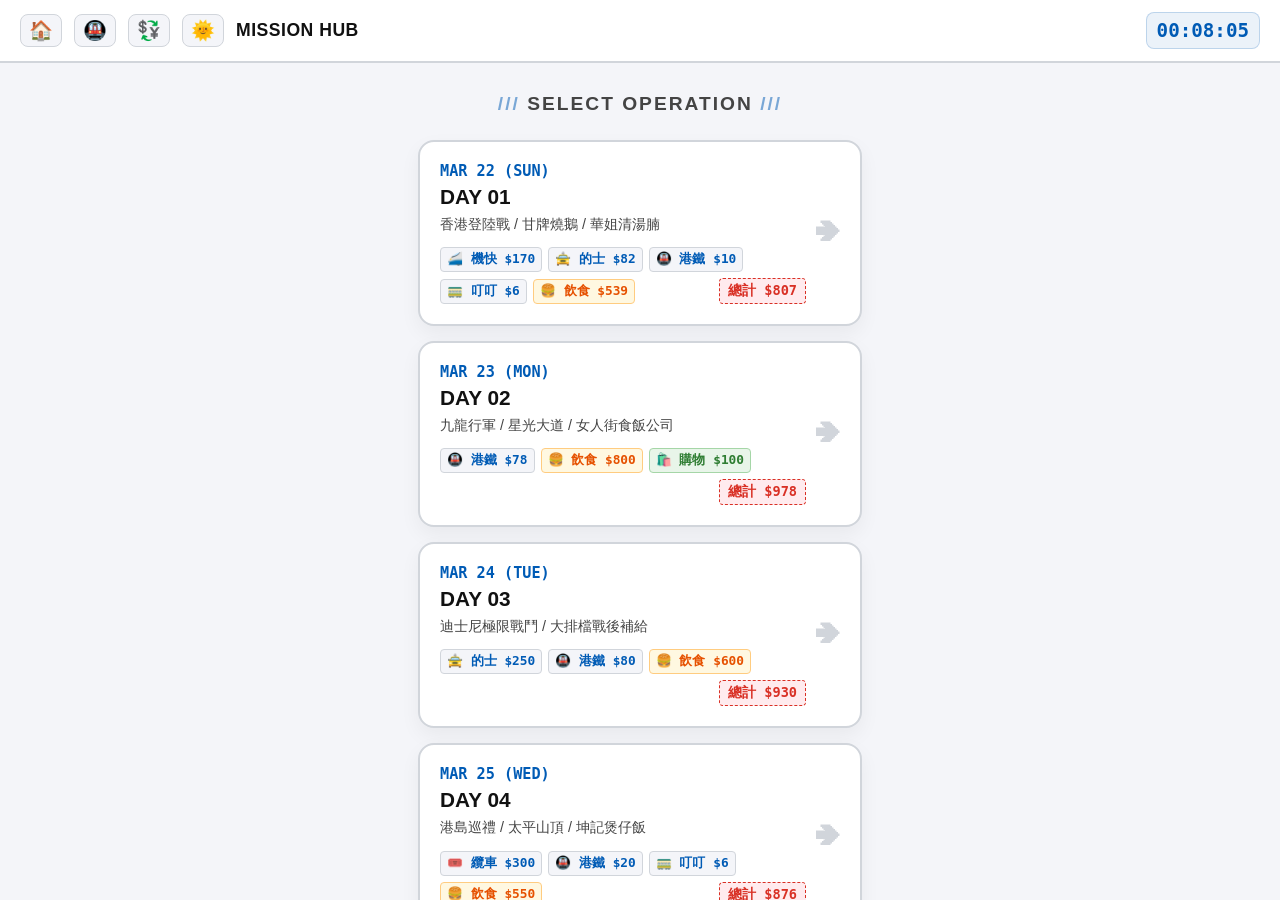
<file: index.html>
<!DOCTYPE html>
<html lang="zh-TW">
<head>
    <meta charset="UTF-8">
    <meta name="viewport" content="width=device-width, initial-scale=1.0">
    <title>HKG_OPERATION | 香港行軍總署</title>
    <link rel="stylesheet" href="common.css">
    <style>
        /* 針對首頁飲食與購物標籤的客製化樣式 */
        .f-tag { color: #e65100; border-color: #ffcc80; background: #fff8e1; }
        body.dark-mode .f-tag { background: #3e2723; border-color: #ff9800; color: #ffcc80; }
        .s-tag { color: #2e7d32; border-color: #a5d6a7; background: #e8f5e9; }
        body.dark-mode .s-tag { background: #1b5e20; border-color: #4caf50; color: #a5d6a7; }
    </style>
</head>
<body>

    <div class="sys-header">
        <div class="header-left">
            <a href="index.html?hub=1" class="theme-toggle" style="text-decoration: none; display: flex; align-items: center; justify-content: center;" title="回主選單大廳">🏠</a>
            <button class="theme-toggle" id="btn-mtr" onclick="toggleMTR()" title="港鐵即時雷達">🚇</button>
            <button class="theme-toggle" id="btn-currency" onclick="toggleCurrency()" title="開啟匯率換算">💱</button>
            <button class="theme-toggle" id="theme-btn" onclick="toggleTheme()" title="切換深淺色">🌞</button>
            <h1>MISSION HUB</h1>
        </div>
        <span id="live-clock">00:00:00</span>

        <div id="currency-panel" class="currency-panel">
            <div style="font-size: 0.95rem; font-weight: 800; color: var(--tech-blue); border-bottom: 1px dashed var(--border-color); padding-bottom: 5px;">匯率換算 (HKD ➔ TWD)</div>
            <input type="number" id="hkd-input" placeholder="輸入 HKD 金額" oninput="calcCurrency()">
            <div style="display: flex; justify-content: space-between; align-items: baseline; margin-top: 5px;">
                <span style="font-size: 0.9rem; color: var(--text-sub);">合台幣：</span>
                <span style="font-size: 1.3rem; font-weight: 900; color: #d93025; font-family: 'Consolas', monospace;"><span id="twd-output">0</span></span>
            </div>
        </div>

        <div id="mtr-panel" class="currency-panel" style="left: 55px; width: 280px;">
            <div style="font-size: 0.95rem; font-weight: 800; color: var(--tech-blue); border-bottom: 1px dashed var(--border-color); padding-bottom: 5px;">港鐵全路網即時看板</div>
            
            <div class="mtr-selectors" style="flex-direction: column; gap: 8px; margin-top: 10px;">
                <select id="mtr-line-select" onchange="updateMTRStations()" style="padding: 8px; border-radius: 6px; font-weight: bold;"></select>
                <select id="mtr-sta-select" style="padding: 8px; border-radius: 6px; font-weight: bold;"></select>
            </div>

            <button onclick="scanStationMTR()" style="background: var(--tech-blue); color: white; border: none; padding: 8px; border-radius: 6px; font-weight: bold; cursor: pointer; margin-top: 10px;">📡 掃描月台動態</button>
            
            <div id="mtr-result" style="display: none; flex-direction: column; gap: 10px; margin-top: 10px; padding-top: 10px; border-top: 1px dashed var(--border-color);">
                <div style="background: var(--bg-color); padding: 8px; border-radius: 6px; border-left: 4px solid var(--tech-blue);">
                    <div style="font-size: 0.85rem; color: var(--text-sub);">往 <span id="mtr-up-dest" style="font-weight:bold; color:var(--text-main);">--</span></div>
                    <div id="mtr-up-time" style="font-family: 'Consolas', monospace; font-size: 1.2rem; font-weight: 900; color: #d93025; margin-top: 2px;">--</div>
                </div>
                <div style="background: var(--bg-color); padding: 8px; border-radius: 6px; border-left: 4px solid #e65100;">
                    <div style="font-size: 0.85rem; color: var(--text-sub);">往 <span id="mtr-down-dest" style="font-weight:bold; color:var(--text-main);">--</span></div>
                    <div id="mtr-down-time" style="font-family: 'Consolas', monospace; font-size: 1.2rem; font-weight: 900; color: #d93025; margin-top: 2px;">--</div>
                </div>
            </div>
            <small id="mtr-status" style="color:var(--text-sub); text-align: center; font-size: 0.75rem; margin-top: 8px;">選擇路線與車站</small>
        </div>
    </div>

    <div class="hub-container" onclick="closeCurrencyPanel()">
        <div class="hub-title">SELECT OPERATION</div>

        <a href="hk_day01.html" class="day-card">
            <div class="day-info">
                <span class="day-date">MAR 22 (SUN)</span>
                <h2 class="day-title">DAY 01</h2>
                <p class="day-sub">香港登陸戰 / 甘牌燒鵝 / 華姐清湯腩</p>
                <div class="day-budget">
                    <span class="b-tag">🚄 機快 $170</span>
                    <span class="b-tag">🚖 的士 $82</span>
                    <span class="b-tag">🚇 港鐵 $10</span>
                    <span class="b-tag">🚃 叮叮 $6</span>
                    <span class="b-tag f-tag">🍔 飲食 $539</span>
                    <span class="b-total">總計 $807</span>
                </div>
            </div>
            <span class="day-arrow">➔</span>
        </a>

        <a href="hk_day02.html" class="day-card">
            <div class="day-info">
                <span class="day-date">MAR 23 (MON)</span>
                <h2 class="day-title">DAY 02</h2>
                <p class="day-sub">九龍行軍 / 星光大道 / 女人街食飯公司</p>
                <div class="day-budget">
                    <span class="b-tag">🚇 港鐵 $78</span>
                    <span class="b-tag f-tag">🍔 飲食 $800</span>
                    <span class="b-tag s-tag">🛍️ 購物 $100</span>
                    <span class="b-total">總計 $978</span>
                </div>
            </div>
            <span class="day-arrow">➔</span>
        </a>

        <a href="hk_day03.html" class="day-card">
            <div class="day-info">
                <span class="day-date">MAR 24 (TUE)</span>
                <h2 class="day-title">DAY 03</h2>
                <p class="day-sub">迪士尼極限戰鬥 / 大排檔戰後補給</p>
                <div class="day-budget">
                    <span class="b-tag">🚖 的士 $250</span>
                    <span class="b-tag">🚇 港鐵 $80</span>
                    <span class="b-tag f-tag">🍔 飲食 $600</span>
                    <span class="b-total">總計 $930</span>
                </div>
            </div>
            <span class="day-arrow">➔</span>
        </a>

        <a href="hk_day04.html" class="day-card">
            <div class="day-info">
                <span class="day-date">MAR 25 (WED)</span>
                <h2 class="day-title">DAY 04</h2>
                <p class="day-sub">港島巡禮 / 太平山頂 / 坤記煲仔飯</p>
                <div class="day-budget">
                    <span class="b-tag">🎟️ 纜車 $300</span>
                    <span class="b-tag">🚇 港鐵 $20</span>
                    <span class="b-tag">🚃 叮叮 $6</span>
                    <span class="b-tag f-tag">🍔 飲食 $550</span>
                    <span class="b-total">總計 $876</span>
                </div>
            </div>
            <span class="day-arrow">➔</span>
        </a>

        <a href="hk_day05.html" class="day-card">
            <div class="day-info">
                <span class="day-date">MAR 26 (THU)</span>
                <h2 class="day-title">DAY 05</h2>
                <p class="day-sub">終極撤退 / 華星冰室早餐 / 歸途</p>
                <div class="day-budget">
                    <span class="b-tag">🚖 Uber $40</span>
                    <span class="b-tag">🚇 港鐵 $10</span>
                    <span class="b-tag">🚄 機快 $170</span>
                    <span class="b-tag f-tag">🍔 飲食 $300</span>
                    <span class="b-total">總計 $520</span>
                </div>
            </div>
            <span class="day-arrow">➔</span>
        </a>

        <div class="budget-card">
            <h3 class="budget-title">📊 戰備資金總核算 (雙人總計)</h3>
            <div class="budget-row">
                <span>🚇 港鐵 (MTR)</span>
                <span>$198 HKD</span>
            </div>
            <div class="budget-row">
                <span>🚃 叮叮車 (Tram)</span>
                <span>$12 HKD</span>
            </div>
            <div class="budget-row">
                <span>🚖 Uber / 的士</span>
                <span>$372 HKD</span>
            </div>
            <div class="budget-row">
                <span>🚄 機場快線 (來回雙趟)</span>
                <span>$340 HKD</span>
            </div>
            <div class="budget-row">
                <span>🎟️ 門票與購物 (纜車+小巴牌)</span>
                <span>$400 HKD</span>
            </div>
            <div class="budget-row" style="border-top: 1px dashed rgba(0, 91, 181, 0.3); padding-top: 8px; margin-top: 5px;">
                <span style="color:#e65100; font-weight:bold;">🍔 飲食吃喝</span>
                <span style="color:#e65100; font-weight:bold;">$2,789 HKD</span>
            </div>
            <div class="budget-total">
                <span style="font-family: -apple-system, BlinkMacSystemFont, 'Segoe UI', Roboto, sans-serif;">雙人準備金總額</span>
                <span>$4,111 HKD</span>
            </div>
            <div class="budget-note">
                * 註：以上金額為精確計算之<b>「雙人總花費」</b>。除出發前可在 Klook 刷卡的票券外，請確保兩人共同擁有 $4,111 HKD 的實體資金（含八達通儲值與港幣現金）以利任務順利遂行。
            </div>
        </div>
    </div>

    <script src="common.js" defer></script>
</body>
</html>
</file>
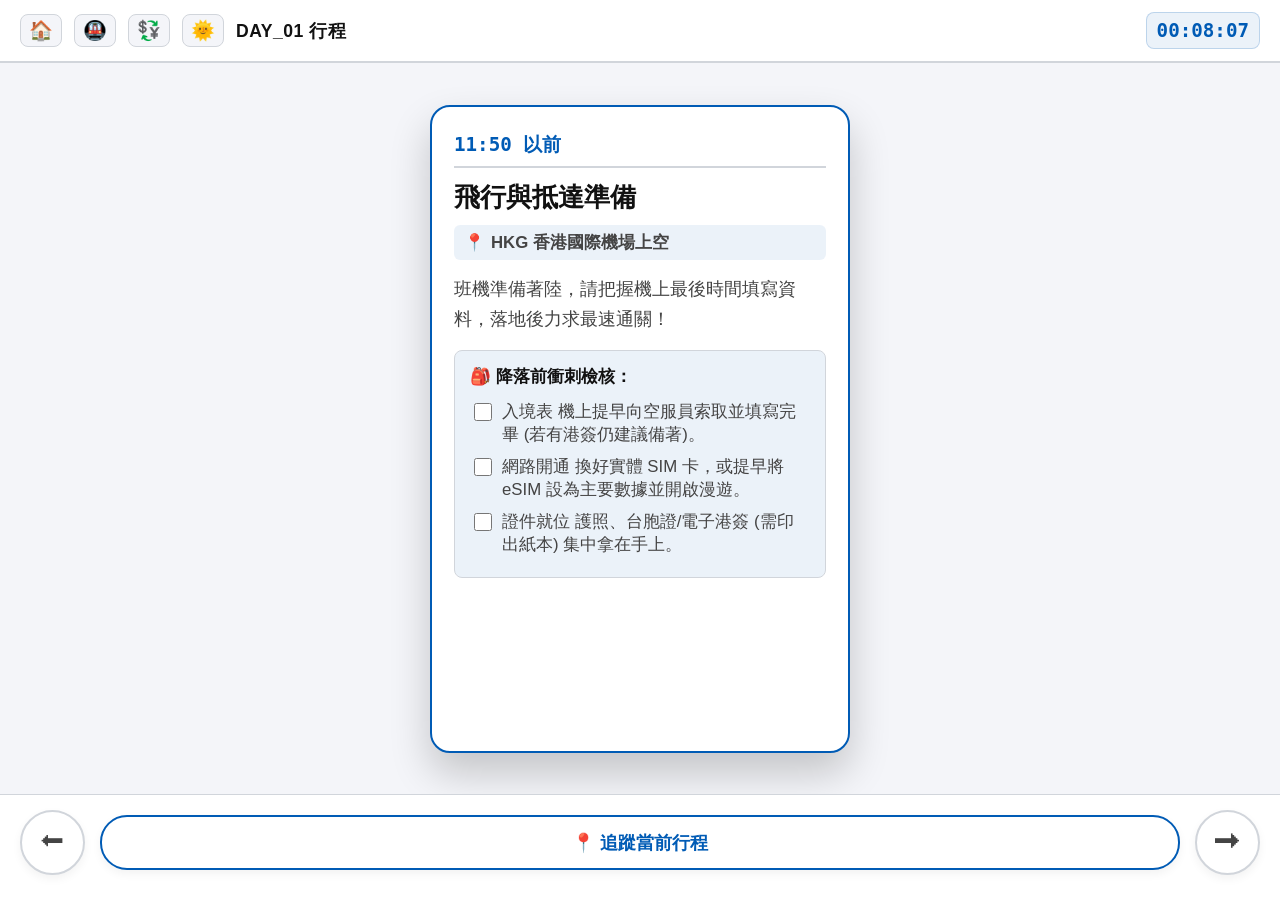
<file: hk_day01.html>
<!DOCTYPE html>
<html lang="zh-TW">
<head>
    <meta charset="UTF-8">
    <meta name="viewport" content="width=device-width, initial-scale=1.0">
    <title>HKG_DAY_01 | 香港登陸戰導覽</title>
    <link rel="stylesheet" href="common.css">
</head>
<body>

    <div class="sys-header">
        <div class="header-left">
            <a href="index.html?hub=1" class="theme-toggle" style="text-decoration: none; display: flex; align-items: center; justify-content: center;" title="回主選單大廳">🏠</a>
            <button class="theme-toggle" id="btn-mtr" onclick="toggleMTR()" title="港鐵即時雷達">🚇</button>
            <button class="theme-toggle" id="btn-currency" onclick="toggleCurrency()" title="開啟匯率換算">💱</button>
            <button class="theme-toggle" id="theme-btn" onclick="toggleTheme()" title="切換深淺色">🌞</button>
            <h1>DAY_01 行程</h1>
        </div>
        <span id="live-clock">00:00:00</span>

        <div id="currency-panel" class="currency-panel">
            <div style="font-size: 0.95rem; font-weight: 800; color: var(--tech-blue); border-bottom: 1px dashed var(--border-color); padding-bottom: 5px;">匯率換算 (HKD ➔ TWD)</div>
            <input type="number" id="hkd-input" placeholder="輸入 HKD 金額" oninput="calcCurrency()">
            <div style="display: flex; justify-content: space-between; align-items: baseline; margin-top: 5px;">
                <span style="font-size: 0.9rem; color: var(--text-sub);">約合台幣：</span>
                <span style="font-size: 1.3rem; font-weight: 900; color: #d93025; font-family: 'Consolas', monospace;"><span id="twd-output">0</span></span>
            </div>
        </div>

        <div id="mtr-panel" class="currency-panel" style="left: 55px; width: 280px;">
            <div style="font-size: 0.95rem; font-weight: 800; color: var(--tech-blue); border-bottom: 1px dashed var(--border-color); padding-bottom: 5px;">港鐵全路網即時看板</div>
            <div class="mtr-selectors" style="flex-direction: column; gap: 8px; margin-top: 10px;">
                <select id="mtr-line-select" onchange="updateMTRStations()" style="padding: 8px; border-radius: 6px; font-weight: bold;"></select>
                <select id="mtr-sta-select" style="padding: 8px; border-radius: 6px; font-weight: bold;"></select>
            </div>
            <button onclick="scanStationMTR()" style="background: var(--tech-blue); color: white; border: none; padding: 8px; border-radius: 6px; font-weight: bold; cursor: pointer; margin-top: 10px;">📡 掃描月台動態</button>
            <div id="mtr-result" style="display: none; flex-direction: column; gap: 10px; margin-top: 10px; padding-top: 10px; border-top: 1px dashed var(--border-color);">
                <div style="background: var(--bg-color); padding: 8px; border-radius: 6px; border-left: 4px solid var(--tech-blue);">
                    <div style="font-size: 0.85rem; color: var(--text-sub);">往 <span id="mtr-up-dest" style="font-weight:bold; color:var(--text-main);">--</span></div>
                    <div id="mtr-up-time" style="font-family: 'Consolas', monospace; font-size: 1.2rem; font-weight: 900; color: #d93025; margin-top: 2px;">--</div>
                </div>
                <div style="background: var(--bg-color); padding: 8px; border-radius: 6px; border-left: 4px solid #e65100;">
                    <div style="font-size: 0.85rem; color: var(--text-sub);">往 <span id="mtr-down-dest" style="font-weight:bold; color:var(--text-main);">--</span></div>
                    <div id="mtr-down-time" style="font-family: 'Consolas', monospace; font-size: 1.2rem; font-weight: 900; color: #d93025; margin-top: 2px;">--</div>
                </div>
            </div>
            <small id="mtr-status" style="color:var(--text-sub); text-align: center; font-size: 0.75rem; margin-top: 8px;">選擇路線與車站</small>
        </div>
    </div>

    <div class="card-stack" id="stack" onclick="closeCurrencyPanel()">
        
        <div class="card" data-start="00:00" data-end="11:50">
            <span class="time">11:50 以前</span>
            <h3 class="title">飛行與抵達準備</h3>
            <div class="location-bar">HKG 香港國際機場上空</div>
            <div class="desc">
                班機準備著陸，請把握機上最後時間填寫資料，落地後力求最速通關！
                
                <div class="checklist">
                    <div class="checklist-title">🎒 降落前衝刺檢核：</div>
                    <label>
                        <input type="checkbox">
                        <div class="check-content">
                            <span class="check-title">入境表</span>
                            <span class="check-desc">機上提早向空服員索取並填寫完畢 (若有港簽仍建議備著)。</span>
                        </div>
                    </label>
                    <label>
                        <input type="checkbox">
                        <div class="check-content">
                            <span class="check-title">網路開通</span>
                            <span class="check-desc">換好實體 SIM 卡，或提早將 eSIM 設為主要數據並開啟漫遊。</span>
                        </div>
                    </label>
                    <label>
                        <input type="checkbox">
                        <div class="check-content">
                            <span class="check-title">證件就位</span>
                            <span class="check-desc">護照、台胞證/電子港簽 (需印出紙本) 集中拿在手上。</span>
                        </div>
                    </label>
                </div>
            </div>
        </div>

        <div class="card" data-start="11:50" data-end="13:00">
            <span class="time">11:50 - 13:00</span>
            <h3 class="title">入境、領行李、緩衝</h3>
            <div class="location-bar">抵港大堂 (Arrival Hall)</div>
            <div class="desc">
                下機後跟隨頭頂「抵港/行李認領 (Arrivals)」的黃色指標快步前進。
                <div class="info-group">
                    <div class="tag-row"><span class="tag t-tip">💡 通關戰術</span><p>香港海關效率頗高，通關後抬頭看電子螢幕，尋找自己航班的<b>「行李轉盤號碼」</b>。</p></div>
                    <div class="tag-row"><span class="tag t-time">⏱ 耗時預估</span><p>從下機、排隊海關到拿到行李，平均約需 50 分鐘至 1 小時 10 分鐘。</p></div>
                </div>
            </div>
        </div>

        <div class="card" data-start="13:00" data-end="13:10">
            <span class="time">13:00 - 13:10</span>
            <h3 class="title">交通票券購入</h3>
            <div class="location-bar">接機大堂 A/B 區「客務中心」</div>
            <div class="desc">
                出海關大門抵達接機大廳後，<b>完全不需要上下樓層</b>。
                
                <div class="indoor-map">
                    <div class="indoor-map-title">TACTICAL ROUTE: 機場室內動線</div>
                    <div class="path-container">
                        <div class="path-node">
                            <div class="p-dot"></div>
                            <div class="p-label">海關檢查 & 綠色免申報通道</div>
                        </div>
                        <div class="path-node active">
                            <div class="p-dot"></div>
                            <div class="p-label">
                                接機大堂 (Arrival Hall)
                                <span class="p-sub">📍 目標：尋找大堂中央的「圓形客務中心」購買八達通或機場快線套票。</span>
                            </div>
                        </div>
                        <div class="path-node">
                            <div class="p-dot"></div>
                            <div class="p-label">
                                機場快線月台
                                <span class="p-sub">👉 買完票後，往「正前方大門」直走即達月台，連逼卡都不用！</span>
                            </div>
                        </div>
                    </div>
                </div>

                <div class="info-group">
                    <div class="tag-row"><span class="tag t-tip">⚠️ 避坑指南</span><p>若發現客務中心大排長龍，建議直接使用手機 <b>Klook 購買機場快線 QR Code</b>，可直接刷手機進站，省去排隊時間！</p></div>
                </div>
            </div>
        </div>

        <div class="card" data-start="13:10" data-end="13:35">
            <span class="time">13:10 - 13:35</span>
            <h3 class="title">搭乘機場快線 (AEL)</h3>
            <div class="location-bar">機場站 ➔ 香港站</div>
            <div class="desc">
                車程極快，僅需 24 分鐘直達港島市區。車內第一節與最後一節車廂配有 USB 充電座與免費 Wi-Fi。
                
                <div class="card-mtr-widget" data-from="AEL-AIR" data-to="AEL-HOK">
                    <div class="w-header">
                        <span class="w-title">🚇 戰術雷達：機場 ➔ 香港站</span>
                        <button class="w-btn" onclick="scanCardMTR(this)">掃描班次</button>
                    </div>
                    <div class="w-result">
                        <div class="w-row"><span>預估車程：</span><span class="w-val j-time">--</span></div>
                        <div class="w-row"><span>下一班車：</span><span class="w-val n-train" style="color:#d93025;">--</span></div>
                        <div class="w-row" style="border-top:1px solid rgba(0,0,0,0.1); padding-top:8px;">
                            <span style="color:var(--tech-blue); font-weight:bold;">🎯 預計抵達：</span>
                            <span class="w-val a-time" style="color:var(--tech-blue); font-size: 1.3rem;">--:--</span>
                        </div>
                    </div>
                </div>
            </div>
        </div>

        <div class="card" data-start="13:35" data-end="14:15">
            <span class="time">13:35 - 14:15</span>
            <h3 class="title">轉乘的士前往飯店</h3>
            <div class="location-bar">香港站 的士排班站 (Taxi Stand)</div>
            <div class="desc">
                抵達香港站後，依循「的士 (Taxi)」指標前往排班處。港島區請搭乘<b>「紅色市區的士」</b>。
                <div class="plan-b">
                    <div class="plan-b-title">🚖 給司機看的地址 (請放大給司機看)</div>
                    <b style="font-size: 1.3rem; color: #111;">灣仔 皇后大道東 373號<br>英皇駿景酒店<br><span style="font-size: 1rem; color: #666;">(The Emperor Hotel)</span></b>
                </div>
                <div class="info-group">
                    <div class="tag-row"><span class="tag t-money">💰 車資預估</span><p>跳表約 $50 - $70 HKD。注意：<b>行李放後車廂每件需加收 $6 HKD</b>。備好百元或小鈔，司機通常不找千元大鈔。</p></div>
                </div>
            </div>
            <a href="http://googleusercontent.com/maps.google.com/?q=The+Emperor+Hotel+Hong+Kong" target="_blank" class="nav-btn">開啟 GPS 導航至飯店</a>
        </div>

        <div class="card" data-start="14:15" data-end="15:10">
            <span class="time">14:15 - 15:10</span>
            <h3 class="title">飯店入住與整頓</h3>
            <div class="location-bar">英皇駿景酒店 LOBBY</div>
            <div class="desc">
                辦理 Check-in 手續，卸下沉重的行李裝備，準備輕裝上陣。
                
                <div class="checklist">
                    <div class="checklist-title">🏨 入房與出門確認：</div>
                    <label>
                        <input type="checkbox">
                        <div class="check-content">
                            <span class="check-title">押金</span>
                            <span class="check-desc">準備一張信用卡給櫃檯刷空卡當作押金。</span>
                        </div>
                    </label>
                    <label>
                        <input type="checkbox">
                        <div class="check-content">
                            <span class="check-title">轉接頭</span>
                            <span class="check-desc">檢查房內是否有「英規三角插座」，若無可向櫃檯借用。</span>
                        </div>
                    </label>
                    <label>
                        <input type="checkbox">
                        <div class="check-content">
                            <span class="check-title">輕裝出門</span>
                            <span class="check-desc">護照鎖入保險箱，只帶隨身小包、八達通與足夠的港幣現金出發！</span>
                        </div>
                    </label>
                </div>
            </div>
        </div>

        <div class="card" data-start="15:10" data-end="17:20">
            <span class="time">15:10 - 17:20</span>
            <h3 class="title">甘牌燒鵝 (遲午餐)</h3>
            <div class="location-bar">灣仔軒尼詩道226號</div>
            <div class="desc">
                米其林一星傳奇燒臘！因為不能訂位，抵達後<b>第一件事就是去門口找店員拿號碼牌</b>！
                <div class="info-group">
                    <div class="tag-row"><span class="tag t-money">💰 總價約 $245</span><p>
                        <b>燒鵝下庄</b> (約$165)、<b>肥燶叉燒</b> (約$80)。<br>
                        <span style="color:#d93025; font-size: 0.9rem; font-weight: bold; display:block; margin-top:4px;">💳 支援：現金、八達通、支付寶 (不可刷卡)</span>
                        <span style="color:#e65100; font-size: 0.9rem; font-weight: bold; display:block; margin-top:2px;">⚠️ 低消：無特別規定，通常每人點一品項</span>
                    </p></div>
                    <div class="tag-row"><span class="tag t-tip">💡 戰術指南</span><p>若抽完號碼牌發現要等超過 40 分鐘，可先至附近的「灣仔街市」或「利東街」散步，不要死守在門口浪費時間。</p></div>
                </div>
            </div>
            <a href="http://googleusercontent.com/maps.google.com/?q=甘牌燒鵝" target="_blank" class="nav-btn">開啟 GPS 導航至甘牌</a>
        </div>

        <div class="card" data-start="17:20" data-end="20:00">
            <span class="time">17:20 - 20:00</span>
            <h3 class="title">銅鑼灣神級蛋撻與逛街</h3>
            <div class="location-bar">銅鑼灣商圈</div>
            <div class="desc">
                朝聖香港目前最火紅的兩大神級蛋撻！買完後可在銅鑼灣 (SOGO、時代廣場) 盡情逛街消化。
                <div class="info-group">
                    <div class="tag-row"><span class="tag t-star">🥐 Bakehouse</span><p>
                        <b>「酸種蛋撻」($12.5 HKD/顆)</b><br>
                        外殼像可頌般酥脆，內餡奶香極濃。<br>
                        <span style="color:#d93025; font-size: 0.9rem; font-weight: bold; display:block; margin-top:4px;">💳 支援：信用卡、Apple Pay、八達通 (不收現)</span>
                        <span style="color:#e65100; font-size: 0.9rem; font-weight: bold; display:block; margin-top:2px;">⚠️ 低消：無 (外帶店)</span>
                    </p></div>
                    <div class="tag-row"><span class="tag t-star">🧁 Hashtag B</span><p>
                        <b>「拿破崙焦糖千層撻」($18 HKD/顆)</b><br>
                        獨創花朵造型，底部有濃郁焦糖醬。<br>
                        <span style="color:#2e7d32; font-size: 0.9rem; font-weight: bold; display:block; margin-top:4px;">💳 支援：現金、信用卡、八達通</span>
                        <span style="color:#e65100; font-size: 0.9rem; font-weight: bold; display:block; margin-top:2px;">⚠️ 低消：無 (外帶店)</span>
                    </p></div>
                </div>
            </div>
            
            <div style="display: flex; flex-direction: column; gap: 10px; margin-top: 15px; flex-shrink: 0;">
                <a href="http://googleusercontent.com/maps.google.com/?q=Bakehouse+Causeway+Bay" target="_blank" class="nav-btn" style="margin-top: 0;">開啟 GPS 導航至 Bakehouse</a>
                <a href="http://googleusercontent.com/maps.google.com/?q=Hashtag+B+Causeway+Bay" target="_blank" class="nav-btn" style="margin-top: 0; border-color: #515154; color: #515154;">開啟 GPS 導航至 Hashtag B</a>
            </div>
        </div>

        <div class="card" data-start="20:00" data-end="21:35">
            <span class="time">20:00 - 21:35</span>
            <h3 class="title">華姐清湯腩 (晚餐)</h3>
            <div class="location-bar">天后電氣道13號 (港鐵天后站 A2 出口對面)</div>
            <div class="desc">
                米其林必比登推薦的清湯牛腩名店，湯頭清甜不膩口，完美溫暖你逛了一整個下午的胃。
                
                <div class="card-mtr-widget" data-from="ISL-CAB" data-to="ISL-TIH">
                    <div class="w-header">
                        <span class="w-title">🚇 戰術雷達：銅鑼灣 ➔ 天后</span>
                        <button class="w-btn" onclick="scanCardMTR(this)">掃描班次</button>
                    </div>
                    <div class="w-result">
                        <div class="w-row"><span>預估車程：</span><span class="w-val j-time">--</span></div>
                        <div class="w-row"><span>下一班車：</span><span class="w-val n-train" style="color:#d93025;">--</span></div>
                        <div class="w-row" style="border-top:1px solid rgba(0,0,0,0.1); padding-top:8px;">
                            <span style="color:var(--tech-blue); font-weight:bold;">🎯 預計抵達：</span>
                            <span class="w-val a-time" style="color:var(--tech-blue); font-size: 1.3rem;">--:--</span>
                        </div>
                    </div>
                </div>

                <div class="info-group">
                    <div class="tag-row"><span class="tag t-money">💰 總價約 $80</span><p>
                        <b>清湯牛腩河粉</b> (約$60)、<b>淨蘿蔔</b> (約$20)。<br>
                        <span style="color:#d93025; font-size: 0.9rem; font-weight: bold; display:block; margin-top:4px;">💳 支援：現金、八達通 (不可刷卡)</span>
                        <span style="color:#e65100; font-size: 0.9rem; font-weight: bold; display:block; margin-top:2px;">⚠️ 低消：每人 $55 HKD</span>
                    </p></div>
                    <div class="tag-row"><span class="tag t-tip">💡 點餐技巧</span><p>喜歡吃帶點油脂口感的，可以點「崩沙腩」或「坑腩」(數量有限，晚上去可能賣完)。</p></div>
                </div>
            </div>
            <a href="http://googleusercontent.com/maps.google.com/?q=華姐清湯腩" target="_blank" class="nav-btn">開啟 GPS 導航至華姐</a>
        </div>

        <div class="card" data-start="21:35" data-end="22:45">
            <span class="time">21:35 - 22:45</span>
            <h3 class="title">甜姨姨私房甜品 (宵夜)</h3>
            <div class="location-bar">天后清風街13號 (從華姐步行 3 分鐘)</div>
            <div class="desc">
                體驗正宗香港人的夜生活：飯後吃「糖水」。這家店也是港劇迷必來朝聖的經典場景。
                <div class="info-group">
                    <div class="tag-row"><span class="tag t-money">💰 總價約 $103</span><p>
                        <b>榴槤豆腐花</b> ($55)、<b>芒果神冰</b> ($48)。<br>
                        <span style="color:#d93025; font-size: 0.9rem; font-weight: bold; display:block; margin-top:4px;">💳 支援：現金、八達通 (不可刷卡)</span>
                        <span style="color:#e65100; font-size: 0.9rem; font-weight: bold; display:block; margin-top:2px;">⚠️ 低消：每人一份甜品或飲品</span>
                    </p></div>
                    <div class="tag-row"><span class="tag t-star">🍨 推薦</span><p>不吃榴槤的人，點「芒果神冰」或是溫潤順口的「芝麻糊豆腐花」絕對不會出錯。</p></div>
                </div>
            </div>
            <a href="http://googleusercontent.com/maps.google.com/?q=甜姨姨私房甜品" target="_blank" class="nav-btn">開啟 GPS 導航至甜姨姨</a>
        </div>

        <div class="card" data-start="22:45" data-end="23:30">
            <span class="time">22:45 - 23:30</span>
            <h3 class="title">搭乘叮叮車浪漫回飯店</h3>
            <div class="location-bar">上車點：琉璃街站 ➔ 下車點：聯發街 或 汕頭街</div>
            <div class="desc">
                搭乘百年歷史的雙層電車「叮叮車」，以最便宜、最接地氣的方式結束第一天的外出行程。
                <div class="info-group">
                    <div class="tag-row"><span class="tag t-money">💰 叮叮車資</span><p>單人單趟皆為 $3 HKD。<b>(支援現金、八達通)</b></p></div>
                    <div class="tag-row"><span class="tag t-tip">💡 搭車必備常識</span><p>1. <b>辨識方向：</b> 車頭螢幕顯示往「堅尼地城、跑馬地」皆可 (往西行)。<br>2. <b>後門上車：</b> 不需刷卡，直接上二樓搶車頭座位。<br>3. <b>前門下車：</b> 下車時才拍八達通卡付款。</p></div>
                </div>
            </div>
            <a href="http://googleusercontent.com/maps.google.com/?q=The+Emperor+Hotel+Hong+Kong" target="_blank" class="nav-btn">開啟 GPS 導航回飯店</a>
        </div>

        <div class="card" data-start="23:30" data-end="23:59">
            <span class="time">23:30 以後</span>
            <h3 class="title">DAY 01 戰備結算</h3>
            <div class="location-bar">灣仔英皇駿景酒店</div>
            <div class="desc">
                第一天登陸任務圓滿達成！以下為本日<b>雙人總結算</b>預估開銷統計：
                
                <div class="data-box">
                    <span>> 交通：機快($170)+的士($82)+港鐵($10)+叮叮($6) = $268</span>
                    <span>> 飲食：甘牌($245)+蛋撻($111)+華姐($140)+甜姨姨($103) = $599</span>
                    <span class="total">> 雙人總計估算: $867 HKD</span>
                </div>

                <div class="checklist" style="margin-top: 20px;">
                    <div class="checklist-title">💰 支付方式盤點與建議：</div>
                    <label>
                        <input type="checkbox" checked disabled>
                        <div class="check-content">
                            <span class="check-title">現金需求 (約 $400 HKD)</span>
                            <span class="check-desc">甘牌燒鵝、華姐清湯腩、甜姨姨等傳統小店，若沒有八達通，務必備妥足夠現金。</span>
                        </div>
                    </label>
                    <label>
                        <input type="checkbox" checked disabled>
                        <div class="check-content">
                            <span class="check-title">刷卡需求</span>
                            <span class="check-desc">Bakehouse 強制無現金，請準備好回饋高的海外信用卡或綁定 Apple Pay。</span>
                        </div>
                    </label>
                    <label>
                        <input type="checkbox" checked disabled>
                        <div class="check-content">
                            <span class="check-title">八達通需求</span>
                            <span class="check-desc">搭乘港鐵、叮叮車必備，也可在上述大部分餐廳作為現金的替代支付。</span>
                        </div>
                    </label>
                </div>
            </div>
        </div>

    </div>
    <div class="controls">
        <button class="btn" id="btn-prev" title="上一個行程">⬅</button>
        <button class="btn btn-center" id="btn-now">📍 追蹤當前行程</button>
        <button class="btn" id="btn-next" title="下一個行程">➡</button>
    </div>

    <script src="common.js" defer></script>
</body>
</html>
</file>
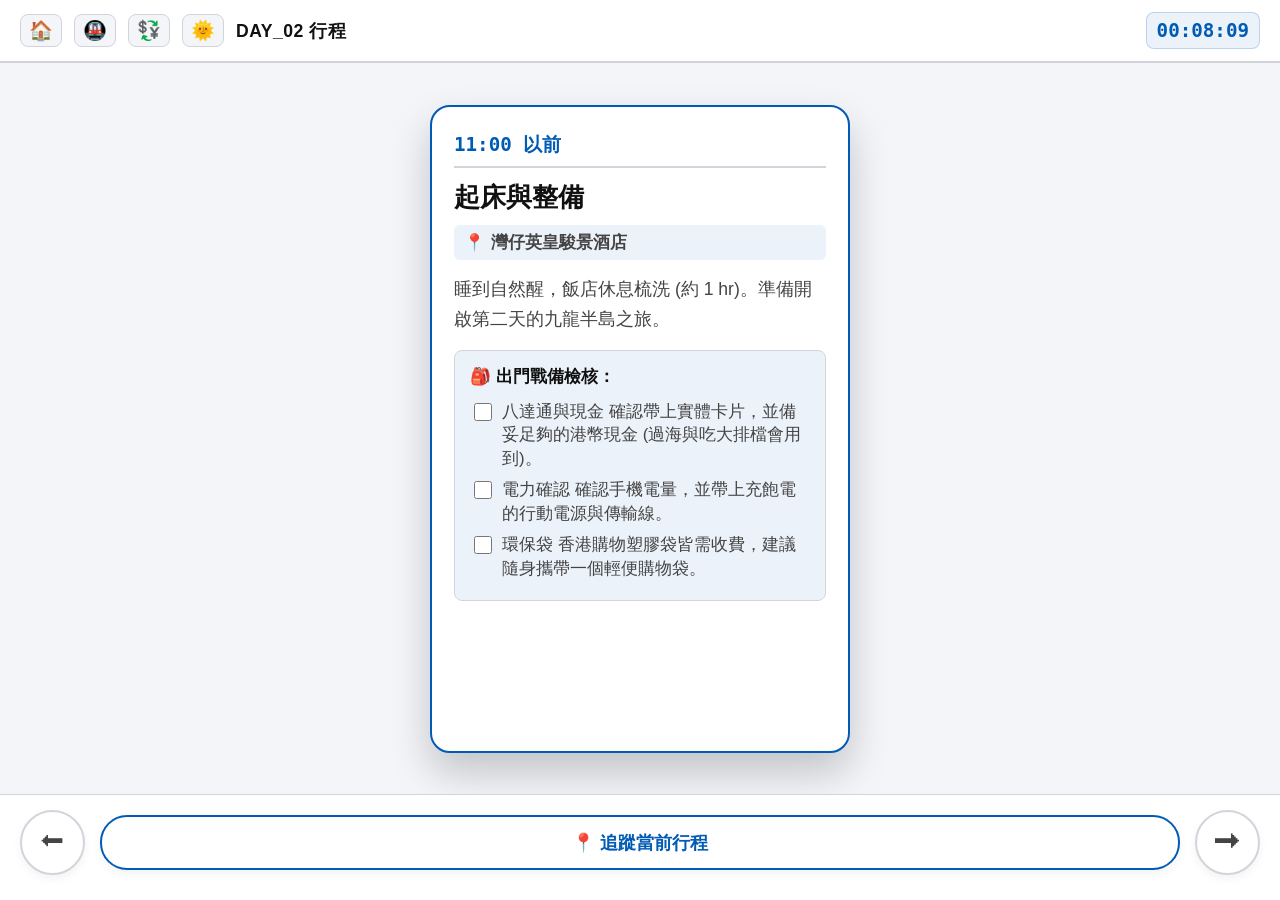
<file: hk_day02.html>
<!DOCTYPE html>
<html lang="zh-TW">
<head>
    <meta charset="UTF-8">
    <meta name="viewport" content="width=device-width, initial-scale=1.0">
    <title>HKG_DAY_02 | 九龍半島行軍導覽</title>
    <link rel="stylesheet" href="common.css">
</head>
<body>

    <div class="sys-header">
        <div class="header-left">
            <a href="index.html?hub=1" class="theme-toggle" style="text-decoration: none; display: flex; align-items: center; justify-content: center;" title="回主選單大廳">🏠</a>
            <button class="theme-toggle" id="btn-mtr" onclick="toggleMTR()" title="港鐵即時雷達">🚇</button>
            <button class="theme-toggle" id="btn-currency" onclick="toggleCurrency()" title="開啟匯率換算">💱</button>
            <button class="theme-toggle" id="theme-btn" onclick="toggleTheme()" title="切換深淺色">🌞</button>
            <h1>DAY_02 行程</h1>
        </div>
        <span id="live-clock">00:00:00</span>

        <div id="currency-panel" class="currency-panel">
            <div style="font-size: 0.95rem; font-weight: 800; color: var(--tech-blue); border-bottom: 1px dashed var(--border-color); padding-bottom: 5px;">匯率換算 (HKD ➔ TWD)</div>
            <input type="number" id="hkd-input" placeholder="輸入 HKD 金額" oninput="calcCurrency()">
            <div style="display: flex; justify-content: space-between; align-items: baseline; margin-top: 5px;">
                <span style="font-size: 0.9rem; color: var(--text-sub);">約合台幣：</span>
                <span style="font-size: 1.3rem; font-weight: 900; color: #d93025; font-family: 'Consolas', monospace;"><span id="twd-output">0</span></span>
            </div>
        </div>

        <div id="mtr-panel" class="currency-panel" style="left: 55px; width: 280px;">
            <div style="font-size: 0.95rem; font-weight: 800; color: var(--tech-blue); border-bottom: 1px dashed var(--border-color); padding-bottom: 5px;">港鐵全路網即時看板</div>
            <div class="mtr-selectors" style="flex-direction: column; gap: 8px; margin-top: 10px;">
                <select id="mtr-line-select" onchange="updateMTRStations()" style="padding: 8px; border-radius: 6px; font-weight: bold;"></select>
                <select id="mtr-sta-select" style="padding: 8px; border-radius: 6px; font-weight: bold;"></select>
            </div>
            <button onclick="scanStationMTR()" style="background: var(--tech-blue); color: white; border: none; padding: 8px; border-radius: 6px; font-weight: bold; cursor: pointer; margin-top: 10px;">📡 掃描月台動態</button>
            <div id="mtr-result" style="display: none; flex-direction: column; gap: 10px; margin-top: 10px; padding-top: 10px; border-top: 1px dashed var(--border-color);">
                <div style="background: var(--bg-color); padding: 8px; border-radius: 6px; border-left: 4px solid var(--tech-blue);">
                    <div style="font-size: 0.85rem; color: var(--text-sub);">往 <span id="mtr-up-dest" style="font-weight:bold; color:var(--text-main);">--</span></div>
                    <div id="mtr-up-time" style="font-family: 'Consolas', monospace; font-size: 1.2rem; font-weight: 900; color: #d93025; margin-top: 2px;">--</div>
                </div>
                <div style="background: var(--bg-color); padding: 8px; border-radius: 6px; border-left: 4px solid #e65100;">
                    <div style="font-size: 0.85rem; color: var(--text-sub);">往 <span id="mtr-down-dest" style="font-weight:bold; color:var(--text-main);">--</span></div>
                    <div id="mtr-down-time" style="font-family: 'Consolas', monospace; font-size: 1.2rem; font-weight: 900; color: #d93025; margin-top: 2px;">--</div>
                </div>
            </div>
            <small id="mtr-status" style="color:var(--text-sub); text-align: center; font-size: 0.75rem; margin-top: 8px;">選擇路線與車站</small>
        </div>
    </div>

    <div class="card-stack" id="stack" onclick="closeCurrencyPanel()">
        
        <div class="card" data-start="00:00" data-end="11:00">
            <span class="time">11:00 以前</span>
            <h3 class="title">起床與整備</h3>
            <div class="location-bar">灣仔英皇駿景酒店</div>
            <div class="desc">
                睡到自然醒，飯店休息梳洗 (約 1 hr)。準備開啟第二天的九龍半島之旅。
                
                <div class="checklist">
                    <div class="checklist-title">🎒 出門戰備檢核：</div>
                    <label>
                        <input type="checkbox">
                        <div class="check-content">
                            <span class="check-title">八達通與現金</span>
                            <span class="check-desc">確認帶上實體卡片，並備妥足夠的港幣現金 (過海與吃大排檔會用到)。</span>
                        </div>
                    </label>
                    <label>
                        <input type="checkbox">
                        <div class="check-content">
                            <span class="check-title">電力確認</span>
                            <span class="check-desc">確認手機電量，並帶上充飽電的行動電源與傳輸線。</span>
                        </div>
                    </label>
                    <label>
                        <input type="checkbox">
                        <div class="check-content">
                            <span class="check-title">環保袋</span>
                            <span class="check-desc">香港購物塑膠袋皆需收費，建議隨身攜帶一個輕便購物袋。</span>
                        </div>
                    </label>
                </div>
            </div>
        </div>

        <div class="card" data-start="11:00" data-end="11:45">
            <span class="time">11:00 - 11:45</span>
            <h3 class="title">跨海遠征旺角</h3>
            <div class="location-bar">地鐵：灣仔站 ➔ 旺角站 (E2 出口)</div>
            <div class="desc">
                搭乘港鐵過海，準備體驗香港最道地的老字號早茶。
                
                <div class="card-mtr-widget" data-from="ISL-WAC" data-to="TWL-MOK">
                    <div class="w-header">
                        <span class="w-title">🚇 戰術雷達：灣仔 ➔ 旺角</span>
                        <button class="w-btn" onclick="scanCardMTR(this)">掃描班次</button>
                    </div>
                    <div class="w-result">
                        <div class="w-row"><span>預估車程：</span><span class="w-val j-time">--</span></div>
                        <div class="w-row"><span>下一班車：</span><span class="w-val n-train" style="color:#d93025;">--</span></div>
                        <div class="w-row" style="border-top:1px solid rgba(0,0,0,0.1); padding-top:8px;">
                            <span style="color:var(--tech-blue); font-weight:bold;">🎯 預計抵達：</span>
                            <span class="w-val a-time" style="color:var(--tech-blue); font-size: 1.3rem;">--:--</span>
                        </div>
                    </div>
                </div>

                <div class="info-group">
                    <div class="tag-row"><span class="tag t-money">💰 港鐵車資</span><p>過海段 (灣仔 ➔ 旺角)：單人八達通約 $12 HKD。</p></div>
                    <div class="tag-row"><span class="tag t-tip">💡 轉乘戰術</span><p>在灣仔搭乘「往堅尼地城」方向，坐一站到「金鐘」，走到對面月台換乘紅線 (荃灣線) 往荃灣方向即可抵達。</p></div>
                </div>
            </div>
        </div>

        <div class="card" data-start="11:45" data-end="13:00">
            <span class="time">11:45 - 13:00</span>
            <h3 class="title">倫敦大酒樓 (早茶)</h3>
            <div class="location-bar">旺角彌敦道612號 (好望角大廈)</div>
            <div class="desc">
                體驗香港碩果僅存的「懷舊推車飲茶」文化，用餐預抓 1 小時。這裡充滿了香港阿伯阿婆看報紙聊天的道地氛圍。
                <div class="info-group">
                    <div class="tag-row"><span class="tag t-money">💰 總價約 $250</span><p>
                        點心分小/中/大/特點計價，加上茶資 (每人約$15)。<br>
                        <span style="color:#d93025; font-size: 0.9rem; font-weight: bold; display:block; margin-top:4px;">💳 支援：現金、八達通、信用卡</span>
                        <span style="color:#e65100; font-size: 0.9rem; font-weight: bold; display:block; margin-top:2px;">⚠️ 低消：每人必須付「茶資」</span>
                    </p></div>
                    <div class="tag-row"><span class="tag t-star">🥟 點餐攻略</span><p>不用客氣，看到阿姨推車過來，拿著桌上的「點心卡」直接衝上去指你要「蝦餃、燒賣、鳳爪」，阿姨會幫你蓋章！</p></div>
                    <div class="tag-row"><span class="tag t-tip">💡 洗碗儀式</span><p>入座後服務生會上一盆「熱水」，那是讓你自己燙洗碗筷用的香港傳統，千萬別拿來喝！</p></div>
                </div>
            </div>
            <a href="http://googleusercontent.com/maps.google.com/?q=旺角倫敦大酒樓" target="_blank" class="nav-btn">開啟 GPS 導航至酒樓</a>
        </div>

        <div class="card" data-start="13:00" data-end="14:15">
            <span class="time">13:00 - 14:15</span>
            <h3 class="title">波鞋街與潮流巡禮</h3>
            <div class="location-bar">旺角花園街 (波鞋街商圈) / 432Hz</div>
            <div class="desc">
                從酒樓步行約 5-8 min。這裡是香港球鞋與潮流服飾的重鎮。
                <div class="info-group">
                    <div class="tag-row"><span class="tag t-star">👟 逛街重點</span><p>除了整條街的球鞋店，特別推薦去朝聖香港知名潮店 <b>432Hz</b>。</p></div>
                    <div class="tag-row"><span class="tag t-tip">🥤 逛街補給</span><p>逛累了可以順便買杯最近爆紅的「霸王茶姬」邊走邊喝。</p></div>
                </div>
            </div>
            <a href="http://googleusercontent.com/maps.google.com/?q=旺角花園街" target="_blank" class="nav-btn">開啟 GPS 導航至波鞋街</a>
        </div>

        <div class="card" data-start="14:15" data-end="14:40">
            <span class="time">14:15 - 14:40</span>
            <h3 class="title">嘉多娜餅屋 (布丁包)</h3>
            <div class="location-bar">油麻地碧街54號 (從旺角步行約8分)</div>
            <div class="desc">
                順著彌敦道往油麻地方向散步，朝聖香港近年最夯的排隊神級點心！
                <div class="info-group">
                    <div class="tag-row"><span class="tag t-money">💰 單價 $15/顆</span><p>
                        <span style="color:#d93025; font-size: 0.9rem; font-weight: bold; display:block; margin-top:4px;">💳 支援：現金、八達通 (不可刷卡)</span>
                    </p></div>
                    <div class="tag-row"><span class="tag t-star">🍮 鎮店之寶</span><p><b>「法式布丁包」</b>！外層是法國麵包的酥脆，裡面裝滿濃郁滑順的烤布丁液，剛出爐超級美味。</p></div>
                    <div class="tag-row"><span class="tag t-tip">⚠️ 備案</span><p>出爐時間往往大排長龍。若排隊太長，可先買其他港式麵包墊胃。</p></div>
                </div>
            </div>
            <a href="http://googleusercontent.com/maps.google.com/?q=油麻地嘉多娜餅屋" target="_blank" class="nav-btn">開啟 GPS 導航至嘉多娜</a>
        </div>

        <div class="card" data-start="14:40" data-end="15:15">
            <span class="time">14:40 - 15:15</span>
            <h3 class="title">巧佳小巴用品 (文化朝聖)</h3>
            <div class="location-bar">油麻地炮台街39號 (從嘉多娜步行約7分)</div>
            <div class="desc">
                香港獨有文化！全港唯一手寫「紅藍相間小巴牌」的麥師傅老店，絕對是買特色伴手禮的最佳地點。
                <div class="info-group">
                    <div class="tag-row"><span class="tag t-money">💰 約 $40-$150</span><p>
                        小巴牌鑰匙圈約 $40，大型掛牌約 $100+。<br>
                        <span style="color:#d93025; font-size: 0.9rem; font-weight: bold; display:block; margin-top:4px;">💳 支援：現金、八達通</span>
                    </p></div>
                    <div class="tag-row"><span class="tag t-star">🖌️ 必買推薦</span><p>店內有滿滿寫著香港地名、搞笑金句（如：百毒不侵、準時收工）的壓克力牌，也可以現場請師傅客製化寫上自己的名字！</p></div>
                </div>
            </div>
            <a href="http://googleusercontent.com/maps.google.com/?q=Hawk+Ltd+Hong+Kong" target="_blank" class="nav-btn">開啟 GPS 導航至巧佳小巴</a>
        </div>

        <div class="card" data-start="15:15" data-end="15:45">
            <span class="time">15:15 - 15:45</span>
            <h3 class="title">移動至尖沙咀</h3>
            <div class="location-bar">地鐵：油麻地站 ➔ 尖沙咀站</div>
            <div class="desc">
                結束油麻地的文化巡禮，搭乘地鐵轉移戰線至繁華的尖沙咀。
                
                <div class="card-mtr-widget" data-from="TWL-YMT" data-to="TWL-TST">
                    <div class="w-header">
                        <span class="w-title">🚇 戰術雷達：油麻地 ➔ 尖沙咀</span>
                        <button class="w-btn" onclick="scanCardMTR(this)">掃描班次</button>
                    </div>
                    <div class="w-result">
                        <div class="w-row"><span>預估車程：</span><span class="w-val j-time">--</span></div>
                        <div class="w-row"><span>下一班車：</span><span class="w-val n-train" style="color:#d93025;">--</span></div>
                        <div class="w-row" style="border-top:1px solid rgba(0,0,0,0.1); padding-top:8px;">
                            <span style="color:var(--tech-blue); font-weight:bold;">🎯 預計抵達：</span>
                            <span class="w-val a-time" style="color:var(--tech-blue); font-size: 1.3rem;">--:--</span>
                        </div>
                    </div>
                </div>

                <div class="info-group">
                    <div class="tag-row"><span class="tag t-money">💰 港鐵車資</span><p>市區段 (油麻地 ➔ 尖沙咀)：單人八達通約 $5 HKD。</p></div>
                </div>
            </div>
        </div>

        <div class="card" data-start="15:45" data-end="17:35">
            <span class="time">15:45 - 17:35</span>
            <h3 class="title">尖沙咀逛街 (UNIBUY & K11)</h3>
            <div class="location-bar">尖沙咀商圈 / 奢侈品(UNIBUY) / K11 Art Mall</div>
            <div class="desc">
                在尖沙咀盡情逛街近 2 小時。
                <div class="indoor-map">
                    <div class="indoor-map-title">TACTICAL ROUTE: 逛街動線建議</div>
                    <div class="path-container">
                        <div class="path-node">
                            <div class="p-dot"></div>
                            <div class="p-label">第一站：UNIBUY (奢侈品)
                                <span class="p-sub">👜 若有鎖定名牌包款，建議優先前往掃貨。</span>
                            </div>
                        </div>
                        <div class="path-node active">
                            <div class="p-dot"></div>
                            <div class="p-label">
                                第二站：K11 Art Mall
                                <span class="p-sub">🛍️ 轉戰被譽為「文青商場」的 K11，內有許多獨立設計師品牌。</span>
                            </div>
                        </div>
                    </div>
                </div>
                <div class="info-group">
                    <div class="tag-row"><span class="tag t-tip">💡 建議</span><p>尖沙咀人潮極多，提著戰利品逛街請隨時留意隨身財物安全。</p></div>
                </div>
            </div>
            <div style="display: flex; flex-direction: column; gap: 10px; margin-top: 15px; flex-shrink: 0;">
                <a href="https://maps.google.com/?q=UNIBUY+尖沙咀" target="_blank" class="nav-btn" style="margin-top: 0;">開啟 GPS 導航至 UNIBUY</a>
                <a href="https://maps.google.com/?q=K11+Art+Mall" target="_blank" class="nav-btn" style="margin-top: 0; border-color: #515154; color: #515154;">開啟 GPS 導航至 K11</a>
            </div>
        </div>

        <div class="card" data-start="17:35" data-end="19:00">
            <span class="time">17:35 - 19:00</span>
            <h3 class="title">星光大道與維多利亞港</h3>
            <div class="location-bar">尖沙咀海濱長廊</div>
            <div class="desc">
                往維港海濱方向散步，找定拍照點，欣賞無敵海景。
                <div class="info-group">
                    <div class="tag-row"><span class="tag t-star">⭐ 必看亮點</span><p>香港電影金像獎女神銅像、李小龍銅像，以及地上的名人手印。</p></div>
                    <div class="tag-row"><span class="tag t-time">📸 攝影時間點</span><p>這個時間點完美捕捉從「黃昏夕陽」一路漸變到對岸港島建築物亮起「百萬夜景」的神奇時刻！</p></div>
                </div>
            </div>
            <a href="http://googleusercontent.com/maps.google.com/?q=星光大道" target="_blank" class="nav-btn">開啟 GPS 導航至海濱</a>
        </div>

        <div class="card" data-start="19:00" data-end="19:30">
            <span class="time">19:00 - 19:30</span>
            <h3 class="title">重返旺角 (前往晚餐)</h3>
            <div class="location-bar">地鐵：尖沙咀站 ➔ 旺角站</div>
            <div class="desc">
                告別海港，搭乘地鐵回旺角，出站後步行至通菜街。
                
                <div class="card-mtr-widget" data-from="TWL-TST" data-to="TWL-MOK">
                    <div class="w-header">
                        <span class="w-title">🚇 戰術雷達：尖沙咀 ➔ 旺角</span>
                        <button class="w-btn" onclick="scanCardMTR(this)">掃描班次</button>
                    </div>
                    <div class="w-result">
                        <div class="w-row"><span>預估車程：</span><span class="w-val j-time">--</span></div>
                        <div class="w-row"><span>下一班車：</span><span class="w-val n-train" style="color:#d93025;">--</span></div>
                        <div class="w-row" style="border-top:1px solid rgba(0,0,0,0.1); padding-top:8px;">
                            <span style="color:var(--tech-blue); font-weight:bold;">🎯 預計抵達：</span>
                            <span class="w-val a-time" style="color:var(--tech-blue); font-size: 1.3rem;">--:--</span>
                        </div>
                    </div>
                </div>

                <div class="info-group">
                    <div class="tag-row"><span class="tag t-money">💰 港鐵車資</span><p>市區段 (尖沙咀 ➔ 旺角)：單人八達通約 $5 HKD。</p></div>
                </div>
            </div>
        </div>

        <div class="card" data-start="19:30" data-end="20:45">
            <span class="time">19:30 - 20:45</span>
            <h3 class="title">女人街食飯公司 (晚餐)</h3>
            <div class="location-bar">旺角通菜街1A-1L威達商業大廈 1樓</div>
            <div class="desc">
                體驗最道地、最有氣氛的「港式大排檔」熱炒風情！
                <div class="info-group">
                    <div class="tag-row"><span class="tag t-money">💰 總價約 $450</span><p>
                        以熱炒均價估算。<br>
                        <span style="color:#d93025; font-size: 0.9rem; font-weight: bold; display:block; margin-top:4px;">💳 支援：現金、信用卡、八達通</span>
                    </p></div>
                    <div class="tag-row"><span class="tag t-star">🦀 推薦必點</span><p>避風塘炒蟹、黑松露鮮蝦多士、沙爹牛肉粉絲煲。</p></div>
                    <div class="tag-row"><span class="tag t-tip">📸 環境特色</span><p>店內裝潢神還原香港80年代的霓虹燈街頭與綠色鐵皮屋，超級適合拍照打卡！</p></div>
                </div>
            </div>
            <a href="http://googleusercontent.com/maps.google.com/?q=女人街食飯公司" target="_blank" class="nav-btn">開啟 GPS 導航至餐廳</a>
        </div>

        <div class="card" data-start="20:45" data-end="21:15">
            <span class="time">20:45 - 21:15</span>
            <h3 class="title">迪士尼備糧 (戰略採買)</h3>
            <div class="location-bar">旺角周邊麵包店 / 超市</div>
            <div class="desc">
                <b>【明日戰略重點】</b>：買好明天去迪士尼要在門口排隊時吃的早餐與乾糧！
                <div class="checklist">
                    <div class="checklist-title">🛒 採買檢核表：</div>
                    <label>
                        <input type="checkbox">
                        <div class="check-content">
                            <span class="check-title">常溫麵包 (2-3人份)</span>
                            <span class="check-desc">若嘉多娜已打烊，隨便找一間連鎖西餅店 (如美心、東海堂) 買明天的麵包即可。</span>
                        </div>
                    </label>
                    <label>
                        <input type="checkbox">
                        <div class="check-content">
                            <span class="check-title">瓶裝水或飲料</span>
                            <span class="check-desc">迪士尼園區內水非常貴，務必在市區超市或便利商店先買好帶進去。</span>
                        </div>
                    </label>
                </div>
            </div>
        </div>

        <div class="card" data-start="21:15" data-end="21:55">
            <span class="time">21:15 - 21:55</span>
            <h3 class="title">佳佳甜品 (外帶宵夜)</h3>
            <div class="location-bar">佐敦白加士街29號</div>
            <div class="desc">
                從旺角搭地鐵南下一站至「佐敦站 (A出口)」，買份糖水回飯店當宵夜。
                <div class="info-group">
                    <div class="tag-row"><span class="tag t-money">💰 總價約 $70</span><p>
                        <b>芝麻糊</b> ($28)、<b>寧波薑汁湯圓</b> ($28) 等。<br>
                        <span style="color:#d93025; font-size: 0.9rem; font-weight: bold; display:block; margin-top:4px;">💳 支援：現金、八達通 (不可刷卡)</span>
                    </p></div>
                    <div class="tag-row"><span class="tag t-star">⭐ 推薦</span><p>連續多年獲米其林推薦！芝麻糊極致濃郁，湯圓皮薄餡多。</p></div>
                    <div class="tag-row"><span class="tag t-tip">⏱ 戰術耗時</span><p>店內通常大客滿，選擇<b>「外帶 (Takeaway)」</b>速度會快非常多！</p></div>
                </div>
            </div>
            <a href="http://googleusercontent.com/maps.google.com/?q=佐敦佳佳甜品" target="_blank" class="nav-btn">開啟 GPS 導航至佳佳</a>
        </div>

        <div class="card" data-start="21:55" data-end="22:30">
            <span class="time">21:55 - 22:30</span>
            <h3 class="title">滿載而歸 (回飯店)</h3>
            <div class="location-bar">地鐵：佐敦站 ➔ 灣仔站</div>
            <div class="desc">
                提著甜品、戰利品與明天迪士尼的裝備，搭車過海回飯店，結束充實的第二天！
                
                <div class="card-mtr-widget" data-from="TWL-JOR" data-to="ISL-WAC">
                    <div class="w-header">
                        <span class="w-title">🚇 戰術雷達：佐敦 ➔ 灣仔</span>
                        <button class="w-btn" onclick="scanCardMTR(this)">掃描班次</button>
                    </div>
                    <div class="w-result">
                        <div class="w-row"><span>預估車程：</span><span class="w-val j-time">--</span></div>
                        <div class="w-row"><span>下一班車：</span><span class="w-val n-train" style="color:#d93025;">--</span></div>
                        <div class="w-row" style="border-top:1px solid rgba(0,0,0,0.1); padding-top:8px;">
                            <span style="color:var(--tech-blue); font-weight:bold;">🎯 預計抵達：</span>
                            <span class="w-val a-time" style="color:var(--tech-blue); font-size: 1.3rem;">--:--</span>
                        </div>
                    </div>
                </div>

                <div class="info-group">
                    <div class="tag-row"><span class="tag t-money">💰 港鐵車資</span><p>過海段 (佐敦 ➔ 灣仔)：單人八達通約 $12 HKD。</p></div>
                </div>
            </div>
            <a href="http://googleusercontent.com/maps.google.com/?q=The+Emperor+Hotel+Hong+Kong" target="_blank" class="nav-btn">開啟 GPS 導航回飯店</a>
        </div>

        <div class="card" data-start="22:30" data-end="23:59">
            <span class="time">22:30 以後</span>
            <h3 class="title">DAY 02 戰備結算</h3>
            <div class="location-bar">灣仔英皇駿景酒店</div>
            <div class="desc">
                九龍半島大行軍圓滿達成！以下為本日<b>雙人總結算</b>預估開銷統計：
                
                <div class="data-box">
                    <span>> 交通：港鐵 4 趟 ($78) = $78</span>
                    <span>> 飲食：酒樓($250)+嘉多娜($30)+晚餐($450)+佳佳($70) = $800</span>
                    <span>> 購物：巧佳小巴牌(抓約$100) = $100</span>
                    <span class="total">> 雙人總計估算: $978 HKD</span>
                </div>

                <div class="checklist" style="margin-top: 20px;">
                    <div class="checklist-title">💰 支付方式盤點與建議：</div>
                    <label>
                        <input type="checkbox" checked disabled>
                        <div class="check-content">
                            <span class="check-title">現金需求 (約 $500 HKD)</span>
                            <span class="check-desc">酒樓、佳佳甜品、嘉多娜、巧佳小巴皆可使用現金或八達通，建議備妥以防萬一。</span>
                        </div>
                    </label>
                    <label>
                        <input type="checkbox" checked disabled>
                        <div class="check-content">
                            <span class="check-title">刷卡需求</span>
                            <span class="check-desc">尖沙咀 UNIBUY/K11 購物，以及晚餐 (食飯公司) 皆可無腦刷卡。</span>
                        </div>
                    </label>
                    <label>
                        <input type="checkbox" checked disabled>
                        <div class="check-content">
                            <span class="check-title">八達通需求</span>
                            <span class="check-desc">今日為極度依賴港鐵的一天，請確保卡內餘額充足 (每人至少需 $40)。</span>
                        </div>
                    </label>
                </div>
            </div>
        </div>

    </div>
    <div class="controls">
        <button class="btn" id="btn-prev" title="上一個行程">⬅</button>
        <button class="btn btn-center" id="btn-now">📍 追蹤當前行程</button>
        <button class="btn" id="btn-next" title="下一個行程">➡</button>
    </div>

    <script src="common.js" defer></script>
</body>
</html>
</file>
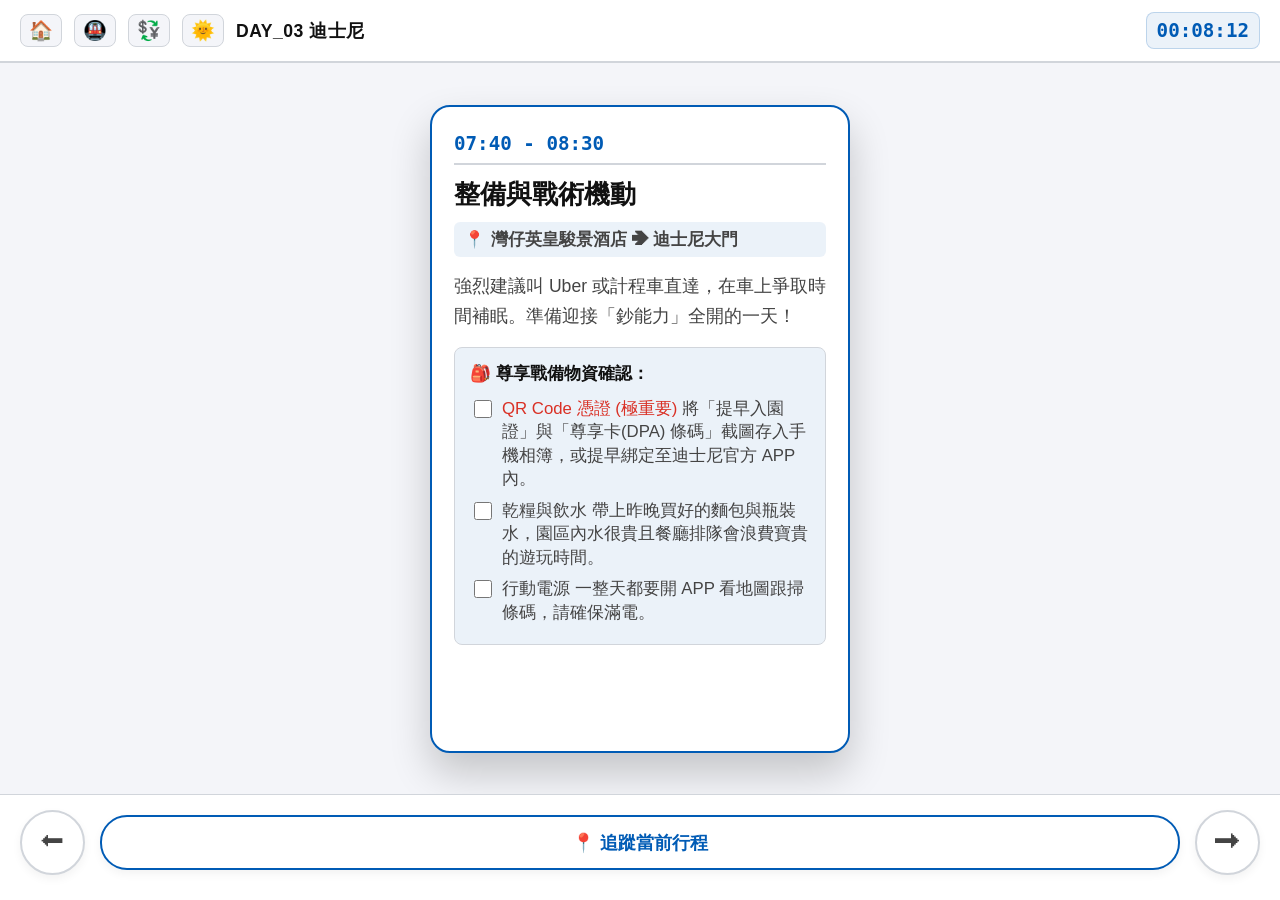
<file: hk_day03.html>
<!DOCTYPE html>
<html lang="zh-TW">
<head>
    <meta charset="UTF-8">
    <meta name="viewport" content="width=device-width, initial-scale=1.0">
    <title>HKG_DAY_03 | 迪士尼尊享極限戰鬥</title>
    <link rel="stylesheet" href="common.css">
</head>
<body>

    <div class="sys-header">
        <div class="header-left">
            <a href="index.html?hub=1" class="theme-toggle" style="text-decoration: none; display: flex; align-items: center; justify-content: center;" title="回主選單大廳">🏠</a>
            <button class="theme-toggle" id="btn-mtr" onclick="toggleMTR()" title="港鐵即時雷達">🚇</button>
            <button class="theme-toggle" id="btn-currency" onclick="toggleCurrency()" title="開啟匯率換算">💱</button>
            <button class="theme-toggle" id="theme-btn" onclick="toggleTheme()" title="切換深淺色">🌞</button>
            <h1>DAY_03 迪士尼</h1>
        </div>
        <span id="live-clock">00:00:00</span>

        <div id="currency-panel" class="currency-panel">
            <div style="font-size: 0.95rem; font-weight: 800; color: var(--tech-blue); border-bottom: 1px dashed var(--border-color); padding-bottom: 5px;">匯率換算 (HKD ➔ TWD)</div>
            <input type="number" id="hkd-input" placeholder="輸入 HKD 金額" oninput="calcCurrency()">
            <div style="display: flex; justify-content: space-between; align-items: baseline; margin-top: 5px;">
                <span style="font-size: 0.9rem; color: var(--text-sub);">約合台幣：</span>
                <span style="font-size: 1.3rem; font-weight: 900; color: #d93025; font-family: 'Consolas', monospace;"><span id="twd-output">0</span></span>
            </div>
        </div>

        <div id="mtr-panel" class="currency-panel" style="left: 55px; width: 280px;">
            <div style="font-size: 0.95rem; font-weight: 800; color: var(--tech-blue); border-bottom: 1px dashed var(--border-color); padding-bottom: 5px;">港鐵全路網即時看板</div>
            <div class="mtr-selectors" style="flex-direction: column; gap: 8px; margin-top: 10px;">
                <select id="mtr-line-select" onchange="updateMTRStations()" style="padding: 8px; border-radius: 6px; font-weight: bold;"></select>
                <select id="mtr-sta-select" style="padding: 8px; border-radius: 6px; font-weight: bold;"></select>
            </div>
            <button onclick="scanStationMTR()" style="background: var(--tech-blue); color: white; border: none; padding: 8px; border-radius: 6px; font-weight: bold; cursor: pointer; margin-top: 10px;">📡 掃描月台動態</button>
            <div id="mtr-result" style="display: none; flex-direction: column; gap: 10px; margin-top: 10px; padding-top: 10px; border-top: 1px dashed var(--border-color);">
                <div style="background: var(--bg-color); padding: 8px; border-radius: 6px; border-left: 4px solid var(--tech-blue);">
                    <div style="font-size: 0.85rem; color: var(--text-sub);">往 <span id="mtr-up-dest" style="font-weight:bold; color:var(--text-main);">--</span></div>
                    <div id="mtr-up-time" style="font-family: 'Consolas', monospace; font-size: 1.2rem; font-weight: 900; color: #d93025; margin-top: 2px;">--</div>
                </div>
                <div style="background: var(--bg-color); padding: 8px; border-radius: 6px; border-left: 4px solid #e65100;">
                    <div style="font-size: 0.85rem; color: var(--text-sub);">往 <span id="mtr-down-dest" style="font-weight:bold; color:var(--text-main);">--</span></div>
                    <div id="mtr-down-time" style="font-family: 'Consolas', monospace; font-size: 1.2rem; font-weight: 900; color: #d93025; margin-top: 2px;">--</div>
                </div>
            </div>
            <small id="mtr-status" style="color:var(--text-sub); text-align: center; font-size: 0.75rem; margin-top: 8px;">選擇路線與車站</small>
        </div>
    </div>

    <div class="card-stack" id="stack" onclick="closeCurrencyPanel()">
        
        <div class="card" data-start="00:00" data-end="08:30">
            <span class="time">07:40 - 08:30</span>
            <h3 class="title">整備與戰術機動</h3>
            <div class="location-bar">灣仔英皇駿景酒店 ➔ 迪士尼大門</div>
            <div class="desc">
                強烈建議叫 Uber 或計程車直達，在車上爭取時間補眠。準備迎接「鈔能力」全開的一天！
                
                <div class="checklist">
                    <div class="checklist-title">🎒 尊享戰備物資確認：</div>
                    <label>
                        <input type="checkbox">
                        <div class="check-content">
                            <span class="check-title" style="color:#d93025;">QR Code 憑證 (極重要)</span>
                            <span class="check-desc">將「提早入園證」與「尊享卡(DPA) 條碼」截圖存入手機相簿，或提早綁定至迪士尼官方 APP 內。</span>
                        </div>
                    </label>
                    <label>
                        <input type="checkbox">
                        <div class="check-content">
                            <span class="check-title">乾糧與飲水</span>
                            <span class="check-desc">帶上昨晚買好的麵包與瓶裝水，園區內水很貴且餐廳排隊會浪費寶貴的遊玩時間。</span>
                        </div>
                    </label>
                    <label>
                        <input type="checkbox">
                        <div class="check-content">
                            <span class="check-title">行動電源</span>
                            <span class="check-desc">一整天都要開 APP 看地圖跟掃條碼，請確保滿電。</span>
                        </div>
                    </label>
                </div>
            </div>
        </div>

        <div class="card" data-start="08:30" data-end="09:00">
            <span class="time">08:30 - 09:00</span>
            <h3 class="title">安檢突破與提早入園</h3>
            <div class="location-bar">迪士尼正門安檢區</div>
            <div class="desc">
                抵達大門後立刻進行安檢，尋找<b>「提早入園」專屬通道</b>！這完整的黃金 1 小時是拉開與一般遊客差距的絕對關鍵！
                <div class="info-group">
                    <div class="tag-row"><span class="tag t-tip">⚡ 補給</span><p>排隊等待安檢的空檔，立刻吞下<b>【第 1 個麵包】</b>補充體力。</p></div>
                    <div class="tag-row"><span class="tag t-star">👑 優先優勢</span><p>出示提早入園憑證，大搖大擺地走進空蕩蕩的美國小鎮大街。</p></div>
                </div>
            </div>
        </div>
        
        <div class="card" data-start="09:00" data-end="10:00">
            <span class="time">09:00 - 10:00</span>
            <h3 class="title">區域 1：魔雪極限通關</h3>
            <div class="location-bar">樂園右後方 (新園區)</div>
            <div class="desc">
                入園後走到城堡前，<b>果斷向右轉</b>直衝阿德爾王國！<br>
                <b style="color:#d93025; display:block; margin-top:8px;">⚠️ 絕對不要現在用掉你的 DPA！</b>
                <div class="info-group">
                    <div class="tag-row"><span class="tag t-star">🎢 戰術核心</span><p>
                        <b>「雪嶺滑雪橇」</b>：此設施 <b>不包含在尊享卡內</b>，請趁現在提早入園沒人時，衝去連刷 2 次！<br>
                        <b>「魔雪奇幻之旅」</b>：直接排<b>一般通道 (Standby)</b>，這時候根本不用排隊！把你的 DPA 扣在手裡，留到下午再來二刷！
                    </p></div>
                    <div class="tag-row"><span class="tag t-time">📸 拍</span><p>09:45 大批一般遊客才剛走到這裡。趁亂在小鎮鐘樓與友誼噴泉拍無人空景合照。</p></div>
                </div>
            </div>
        </div>
        
        <div class="card" data-start="10:00" data-end="11:30">
            <span class="time">10:00 - 11:30</span>
            <h3 class="title">區域 2：反斗奇兵大本營</h3>
            <div class="location-bar">樂園左後方</div>
            <div class="desc">
                離開魔雪奇緣，橫穿樂園左移。<b>這裡的設施皆未包含在尊享卡內</b>，必須趁早上人潮尚未爆炸前清空！
                <div class="indoor-map">
                    <div class="indoor-map-title">TACTICAL ROUTE: 無尊享卡設施掃蕩</div>
                    <div class="path-container">
                        <div class="path-node">
                            <div class="p-dot"></div>
                            <div class="p-label">1. 沖天遙控車 (U型雲霄飛車)
                                <span class="p-sub">⚠️ 刺激度高且運轉慢，務必優先排！</span>
                            </div>
                        </div>
                        <div class="path-node active">
                            <div class="p-dot"></div>
                            <div class="p-label">
                                2. 玩具兵團跳降傘
                                <span class="p-sub">🪂 溫和版大怒神，可在高空俯瞰園區。</span>
                            </div>
                        </div>
                    </div>
                </div>
            </div>
        </div>

        <div class="card" data-start="11:30" data-end="12:00">
            <span class="time">11:30 - 12:00</span>
            <h3 class="title">區域 3：探險世界</h3>
            <div class="location-bar">樂園左下方</div>
            <div class="desc">
                順路往下方移動，進行早上的「動態恢復」階段，讓不斷走路的雙腿休息。
                <div class="info-group">
                    <div class="tag-row"><span class="tag t-star">🎢 玩</span><p>搭乘「森林河流之旅」遊船。排隊時請選擇「英語」或「普通話」通道，前進速度通常比廣東話快很多！</p></div>
                </div>
            </div>
        </div>

        <div class="card" data-start="12:00" data-end="13:00">
            <span class="time">12:00 - 13:00</span>
            <h3 class="title">獅子王慶典 (大秀)</h3>
            <div class="location-bar">探險世界：原野劇場</div>
            <div class="desc">
                全園水準最高的大型百老匯式歌舞秀，時長約 30 分鐘，吹冷氣回血的完美選擇。
                <div class="info-group">
                    <div class="tag-row"><span class="tag t-tip">⚡ 補給</span><p>排隊等候進場時，吃掉<b>【第 2 個麵包】</b>當作午餐。</p></div>
                    <div class="tag-row"><span class="tag t-star">👀 座位</span><p>不需要搶第一排，建議坐在<b>中高排數</b>視野最好，能看清所有花車與大型道具走位。</p></div>
                </div>
            </div>
        </div>

        <div class="card" data-start="13:00" data-end="14:30">
            <span class="time">13:20 - 14:30</span>
            <h3 class="title">迪士尼好友Live：城堡派對</h3>
            <div class="location-bar">奇妙夢想城堡前方廣場</div>
            <div class="desc">
                午後第一場尊享特權啟動！請嚴格遵守時間節點行動：
                <div class="indoor-map" style="margin-top: 20px;">
                    <div class="indoor-map-title">TIME SCHEDULE: 尊享卡派對</div>
                    <div class="path-container">
                        <div class="path-node">
                            <div class="p-dot"></div>
                            <div class="p-label">13:20 | 拍攝順光美照
                                <span class="p-sub">📸 演出前陽光直射城堡正面，天空最藍，趁此時瘋狂連拍合照。</span>
                            </div>
                        </div>
                        <div class="path-node active">
                            <div class="p-dot"></div>
                            <div class="p-label"><span style="color:#d93025; font-weight:900;">🎭 表演特權 1：專區報到</span>
                                <span class="p-sub">🎟️ 請依據 APP 內規定的報到時間（通常提早 20 分鐘），前往<b>「指定專屬觀賞區」</b>出示憑證入場。不用跟別人擠！</span>
                            </div>
                        </div>
                        <div class="path-node">
                            <div class="p-dot"></div>
                            <div class="p-label">14:00 | 戶外派對演出
                                <span class="p-sub">🎶 角色幾乎就在你面前跳舞，直接錄影捕捉零死角互動瞬間！</span>
                            </div>
                        </div>
                    </div>
                </div>
            </div>
        </div>

        <div class="card" data-start="14:30" data-end="15:30">
            <span class="time">14:30 - 15:30</span>
            <h3 class="title">區域 4：灰熊山谷 & 迷離莊園</h3>
            <div class="location-bar">樂園左側深處</div>
            <div class="desc">
                看完秀後逆流往左走。此時為全園人潮巔峰，但你有尊享卡，直接無情輾壓排隊人龍！
                <div class="info-group">
                    <div class="tag-row"><span class="tag t-money">💎 DPA 1</span><p><b>「灰熊山極速礦車」</b>：全園最好玩的室外過山車，中段會有「無預警倒退嚕」，極度刺激，免排隊爽刷！</p></div>
                    <div class="tag-row"><span class="tag t-money">💎 DPA 2</span><p><b>「迷離大宅」</b>：全球獨家！無軌道室內車穿梭奇幻博物館，視覺特效滿分，直接走快速通關進入。</p></div>
                </div>
            </div>
        </div>

        <div class="card" data-start="15:30" data-end="16:30">
            <span class="time">15:30 - 16:30</span>
            <h3 class="title">區域 5：明日世界掃蕩</h3>
            <div class="location-bar">樂園右側</div>
            <div class="desc">
                長途奔襲橫跨樂園到右側的明日世界，繼續以金錢換取時間。
                <div class="indoor-map">
                    <div class="indoor-map-title">TACTICAL ROUTE: 尊享特權連發</div>
                    <div class="path-container">
                        <div class="path-node">
                            <div class="p-dot"></div>
                            <div class="p-label"><span style="color:#d93025; font-weight:900;">💎 DPA 3</span>
                                <span class="p-sub"><b>「星戰極速穿梭」</b>：全室內的高速雲霄飛車，刺激度滿分！</span>
                            </div>
                        </div>
                        <div class="path-node">
                            <div class="p-dot"></div>
                            <div class="p-label"><span style="color:#d93025; font-weight:900;">💎 DPA 4</span>
                                <span class="p-sub"><b>「鐵甲奇俠飛行之旅」</b>：4D 體感模擬設施，跟著鋼鐵人飛越香港市區。</span>
                            </div>
                        </div>
                        <div class="path-node active">
                            <div class="p-dot"></div>
                            <div class="p-label"><span style="color:#d93025; font-weight:900;">💎 DPA 5</span>
                                <span class="p-sub"><b>「蟻俠與黃蜂女：擊戰特攻！」</b>：射擊互動遊戲，免排隊直接進去拚高分！</span>
                            </div>
                        </div>
                    </div>
                </div>
            </div>
        </div>

        <div class="card" data-start="16:30" data-end="17:30">
            <span class="time">16:30 - 17:30</span>
            <h3 class="title">區域 6：幻想世界 & 魔雪二刷</h3>
            <div class="location-bar">城堡後方 ➔ 魔雪奇緣世界</div>
            <div class="desc">
                下午人潮最可怕的時候，就是你掏出 DPA 高調通關的時刻！
                <div class="info-group">
                    <div class="tag-row"><span class="tag t-money">💎 DPA 6</span><p><b>「米奇幻想曲」</b>：3D 視覺與實體特效結合的經典劇場，走尊享通道入座。</p></div>
                    <div class="tag-row"><span class="tag t-money">💎 DPA 7</span><p><b>「小小世界」</b>：吹冷氣回血的神級設施，免排隊進入。</p></div>
                    <div class="tag-row"><span class="tag t-money">💎 DPA 8</span><p><b>「魔雪奇幻之旅」</b>：重返魔雪園區！此時一般通道絕對大排長龍，直接用早上扣住的 DPA 走尊享通道高調二刷！<br><b>(8 項設施特權全數解鎖完畢 🎉)</b></p></div>
                    <div class="tag-row"><span class="tag t-tip">⚡ 補給</span><p>沿途吃掉最後的<b>【第 3 個麵包】</b>。準備迎接晚上的連環大秀。</p></div>
                </div>
            </div>
        </div>

        <div class="card" data-start="17:30" data-end="19:30">
            <span class="time">17:50 - 19:30</span>
            <h3 class="title">迪士尼魔法書房</h3>
            <div class="location-bar">幻想世界：迪士尼故事劇場</div>
            <div class="desc">
                全園最感人、音樂最好聽的室內劇場大作！
                <div class="indoor-map" style="margin-top: 20px;">
                    <div class="indoor-map-title">TIME SCHEDULE: VIP 專屬觀賞任務</div>
                    <div class="path-container">
                        <div class="path-node">
                            <div class="p-dot"></div>
                            <div class="p-label"><span style="color:#d93025; font-weight:900;">💎 18:15 專屬通道報到</span>
                                <span class="p-sub">🎟️ 憑尊享卡提早 30 分鐘由「優先通道」入場，比一般遊客更早搶佔全場正中央的黃金座位區！</span>
                            </div>
                        </div>
                        <div class="path-node active">
                            <div class="p-dot"></div>
                            <div class="p-label">18:45 魔法書房大秀開演
                                <span class="p-sub">🎭 多部經典迪士尼動畫串連，舞台機關與聲光效果極度華麗，請坐下好好享受 30 分鐘的精彩演出。</span>
                            </div>
                        </div>
                    </div>
                </div>
            </div>
        </div>

        <div class="card" data-start="19:30" data-end="20:00">
            <span class="time">19:30 - 20:00</span>
            <h3 class="title">幻想世界夜拍極限</h3>
            <div class="location-bar">幻想世界廣場</div>
            <div class="desc">
                看完書房秀後，因為你持有星空派對的 VIP 位置，所以<b>不需要去城堡前面跟別人人擠人佔位子</b>！你可以利用這寶貴的 30 分鐘瘋狂夜拍。
                <div class="indoor-map" style="margin-top: 20px;">
                    <div class="indoor-map-title">TACTICAL ROUTE: 夜拍空間動線</div>
                    <div class="path-container">
                        <div class="path-node">
                            <div class="p-dot"></div>
                            <div class="p-label">第一站：灰姑娘旋轉木馬
                                <span class="p-sub">🎠 點亮金黃色燈泡，站在木馬外圍利用景深拍攝超級夢幻。</span>
                            </div>
                        </div>
                        <div class="path-node active">
                            <div class="p-dot"></div>
                            <div class="p-label">第二站：魔雪奇緣夜間噴泉
                                <span class="p-sub">❄️ 噴泉打上冰藍色的燈光，與白天的氣氛截然不同，極度浪漫。</span>
                            </div>
                        </div>
                    </div>
                </div>
            </div>
        </div>

        <div class="card" data-start="20:00" data-end="20:50">
            <span class="time">20:00 - 20:50</span>
            <h3 class="title">星夢光影之旅：星空派對</h3>
            <div class="location-bar">奇妙夢想城堡前方</div>
            <div class="desc">
                今日極限戰鬥的最高潮，結合水舞、雷射、光雕投影與煙火的史詩級表演！
                <div class="indoor-map" style="margin-top: 20px;">
                    <div class="indoor-map-title">TIME SCHEDULE: 終極煙火觀賞任務</div>
                    <div class="path-container">
                        <div class="path-node">
                            <div class="p-dot"></div>
                            <div class="p-label"><span style="color:#d93025; font-weight:900;">💎 20:00 VIP專區報到</span>
                                <span class="p-sub">🎟️ 準時出示憑證進入「城堡舞台匯演專屬觀賞區」。這保證你有絕佳視野，且前方不會有人一直舉手機擋住你！</span>
                            </div>
                        </div>
                        <div class="path-node active">
                            <div class="p-dot"></div>
                            <div class="p-label">20:30 星夢光影之旅施放
                                <span class="p-sub">🎆 長達 20 分鐘的壯麗煙火秀，強烈建議手持錄影或用廣角連拍，視覺衝擊極強，保證看到起雞皮疙瘩！</span>
                            </div>
                        </div>
                    </div>
                </div>
            </div>
        </div>

        <div class="card" data-start="20:50" data-end="21:45">
            <span class="time">20:50 - 21:45</span>
            <h3 class="title">終極大爆買與市區機動</h3>
            <div class="location-bar">美國小鎮大街 ➔ 港鐵深水埗站</div>
            <div class="desc">
                煙火結束後逆流進入小鎮大街的商店，將伴手禮一次買齊，隨後搭乘地鐵前往深水埗吃遲晚餐！
                <div class="indoor-map" style="margin-top: 20px;">
                    <div class="indoor-map-title">TACTICAL ROUTE: 往深水埗動線</div>
                    <div class="path-container">
                        <div class="path-node">
                            <div class="p-dot"></div>
                            <div class="p-label">迪士尼線 (粉紅線)
                                <span class="p-sub">由迪士尼站搭乘至「欣澳站」。</span>
                            </div>
                        </div>
                        <div class="path-node">
                            <div class="p-dot"></div>
                            <div class="p-label">東涌線 轉 荃灣線
                                <span class="p-sub">欣澳站換乘東涌線至「荔景站」，再同站換乘荃灣線南下。</span>
                            </div>
                        </div>
                        <div class="path-node active">
                            <div class="p-dot"></div>
                            <div class="p-label">抵達「深水埗站」
                                <span class="p-sub">📍 出站準備前往大排檔進行戰後能量大補給。</span>
                            </div>
                        </div>
                    </div>
                </div>
                <div class="info-group">
                    <div class="tag-row"><span class="tag t-money">💰 港鐵車資</span><p>長途段 (迪士尼 ➔ 深水埗)：單人八達通約 $20 HKD。</p></div>
                </div>
            </div>
        </div>

        <div class="card" data-start="21:45" data-end="22:45">
            <span class="time">21:45 - 22:45</span>
            <h3 class="title">戰後大補給 (遲晚餐)</h3>
            <div class="location-bar">深水埗：愛文生 或 萬發海鮮</div>
            <div class="desc">
                消耗了一整天的體力，用香港最道地、最有鑊氣的大排檔來犒賞自己！
                <div class="info-group">
                    <div class="tag-row"><span class="tag t-money">💰 總價估 ~$550</span><p>
                        以熱炒均價估算。<br>
                        <span style="color:#d93025; font-size: 0.9rem; font-weight: bold; display:block; margin-top:4px;">💳 支援：現金為主 (建議備妥鈔票結帳)</span>
                    </p></div>
                    <div class="tag-row"><span class="tag t-star">⭐ 愛文生</span><p><b>經典露天大排檔氣氛！</b>必點：「黑胡椒薯仔牛柳粒」、「沙嗲肥牛粉絲煲」。</p></div>
                    <div class="tag-row"><span class="tag t-star">⭐ 萬發海鮮</span><p><b>在地人極推的室內熱炒！</b>必點：招牌「風沙雞」、「拔絲咕嚕肉」。</p></div>
                    <div class="tag-row"><span class="tag t-tip">💡 提示</span><p>兩家距離不遠，建議先看哪家不用排隊就吃哪家。</p></div>
                </div>
            </div>
        </div>

        <div class="card" data-start="22:45" data-end="23:30">
            <span class="time">22:45 - 23:30</span>
            <h3 class="title">滿載而歸 (回飯店)</h3>
            <div class="location-bar">深水埗 ➔ 灣仔英皇駿景酒店</div>
            <div class="desc">
                吃飽喝足，提著滿滿的迪士尼戰利品，過海返回灣仔酒店，完美結束 VIP 級的極限戰鬥！
                
                <div class="card-mtr-widget" data-from="TWL-SSP" data-to="ISL-WAC">
                    <div class="w-header">
                        <span class="w-title">🚇 戰術雷達：深水埗 ➔ 灣仔</span>
                        <button class="w-btn" onclick="scanCardMTR(this)">掃描班次</button>
                    </div>
                    <div class="w-result">
                        <div class="w-row"><span>預估車程：</span><span class="w-val j-time">--</span></div>
                        <div class="w-row"><span>下一班車：</span><span class="w-val n-train" style="color:#d93025;">--</span></div>
                        <div class="w-row" style="border-top:1px solid rgba(0,0,0,0.1); padding-top:8px;">
                            <span style="color:var(--tech-blue); font-weight:bold;">🎯 預計抵達：</span>
                            <span class="w-val a-time" style="color:var(--tech-blue); font-size: 1.3rem;">--:--</span>
                        </div>
                    </div>
                </div>
            </div>
        </div>

        <div class="card" data-start="23:30" data-end="23:59">
            <span class="time">23:30 以後</span>
            <h3 class="title">DAY 03 戰備結算</h3>
            <div class="location-bar">灣仔英皇駿景酒店</div>
            <div class="desc">
                本日迪士尼極限戰鬥圓滿達成！以下為<b>雙人總花費估算</b>：

                <div class="data-box" style="margin-top: 15px;">
                    <div style="font-weight:800; color:var(--text-main); margin-bottom:5px;">📌 行前已預付費用 (雙人估算)</div>
                    <span style="color:var(--text-sub);">> 門票($1600)+提早入園($400)+DPA套票($2500) = <b style="color:#111;">約 $4,500</b></span>
                    <div style="font-weight:800; color:var(--text-main); margin-top:10px; margin-bottom:5px; border-top: 1px dotted var(--border-color); padding-top: 8px;">📌 今日實體開銷 (雙人估算)</div>
                    <span style="color:var(--text-sub);">> 交通：的士去程($250)+港鐵雙趟($80) = <b style="color:#111;">$330</b></span>
                    <span style="color:var(--text-sub);">> 飲食：自備麵包水($50)+大排檔晚餐($550) = <b style="color:#111;">$600</b></span>
                    <span class="total">> 雙人實體現金/八達通消耗估算: $930 HKD</span>
                </div>
                
                <div class="checklist" style="margin-top: 15px;">
                    <div class="checklist-title">💰 支付方式盤點與建議：</div>
                    <label>
                        <input type="checkbox" checked disabled>
                        <div class="check-content">
                            <span class="check-title">現金需求 (約 $600 HKD)</span>
                            <span class="check-desc">深水埗大排檔極有可能只收現金，請務必帶足鈔票。</span>
                        </div>
                    </label>
                    <label>
                        <input type="checkbox" checked disabled>
                        <div class="check-content">
                            <span class="check-title">刷卡與八達通需求</span>
                            <span class="check-desc">迪士尼園內採買紀念品皆可刷卡；港鐵來回雙人需確保八達通內有足夠餘額。</span>
                        </div>
                    </label>
                </div>

            </div>
        </div>

    </div>
    <div class="controls">
        <button class="btn" id="btn-prev" title="上一個行程">⬅</button>
        <button class="btn btn-center" id="btn-now">📍 追蹤當前行程</button>
        <button class="btn" id="btn-next" title="下一個行程">➡</button>
    </div>

    <script src="common.js" defer></script>
</body>
</html>
</file>
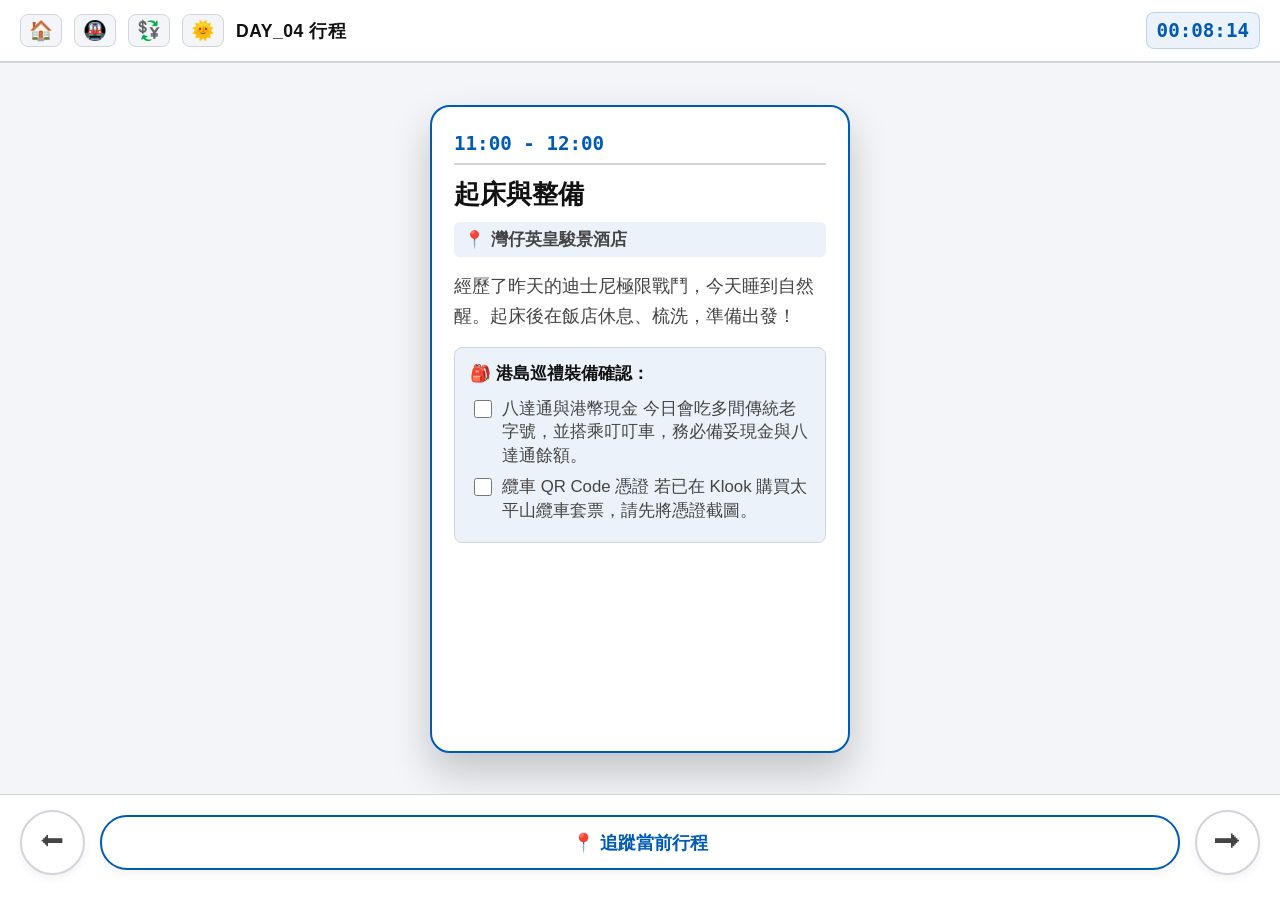
<file: hk_day04.html>
<!DOCTYPE html>
<html lang="zh-TW">
<head>
    <meta charset="UTF-8">
    <meta name="viewport" content="width=device-width, initial-scale=1.0">
    <title>HKG_DAY_04 | 港島美食與山頂巡禮</title>
    <link rel="stylesheet" href="common.css">
</head>
<body>

    <div class="sys-header">
        <div class="header-left">
            <a href="index.html?hub=1" class="theme-toggle" style="text-decoration: none; display: flex; align-items: center; justify-content: center;" title="回主選單大廳">🏠</a>
            <button class="theme-toggle" id="btn-mtr" onclick="toggleMTR()" title="港鐵即時雷達">🚇</button>
            <button class="theme-toggle" id="btn-currency" onclick="toggleCurrency()" title="開啟匯率換算">💱</button>
            <button class="theme-toggle" id="theme-btn" onclick="toggleTheme()" title="切換深淺色">🌞</button>
            <h1>DAY_04 行程</h1>
        </div>
        <span id="live-clock">00:00:00</span>

        <div id="currency-panel" class="currency-panel">
            <div style="font-size: 0.95rem; font-weight: 800; color: var(--tech-blue); border-bottom: 1px dashed var(--border-color); padding-bottom: 5px;">匯率換算 (HKD ➔ TWD)</div>
            <input type="number" id="hkd-input" placeholder="輸入 HKD 金額" oninput="calcCurrency()">
            <div style="display: flex; justify-content: space-between; align-items: baseline; margin-top: 5px;">
                <span style="font-size: 0.9rem; color: var(--text-sub);">約合台幣：</span>
                <span style="font-size: 1.3rem; font-weight: 900; color: #d93025; font-family: 'Consolas', monospace;"><span id="twd-output">0</span></span>
            </div>
        </div>

        <div id="mtr-panel" class="currency-panel" style="left: 55px; width: 280px;">
            <div style="font-size: 0.95rem; font-weight: 800; color: var(--tech-blue); border-bottom: 1px dashed var(--border-color); padding-bottom: 5px;">港鐵全路網即時看板</div>
            <div class="mtr-selectors" style="flex-direction: column; gap: 8px; margin-top: 10px;">
                <select id="mtr-line-select" onchange="updateMTRStations()" style="padding: 8px; border-radius: 6px; font-weight: bold;"></select>
                <select id="mtr-sta-select" style="padding: 8px; border-radius: 6px; font-weight: bold;"></select>
            </div>
            <button onclick="scanStationMTR()" style="background: var(--tech-blue); color: white; border: none; padding: 8px; border-radius: 6px; font-weight: bold; cursor: pointer; margin-top: 10px;">📡 掃描月台動態</button>
            <div id="mtr-result" style="display: none; flex-direction: column; gap: 10px; margin-top: 10px; padding-top: 10px; border-top: 1px dashed var(--border-color);">
                <div style="background: var(--bg-color); padding: 8px; border-radius: 6px; border-left: 4px solid var(--tech-blue);">
                    <div style="font-size: 0.85rem; color: var(--text-sub);">往 <span id="mtr-up-dest" style="font-weight:bold; color:var(--text-main);">--</span></div>
                    <div id="mtr-up-time" style="font-family: 'Consolas', monospace; font-size: 1.2rem; font-weight: 900; color: #d93025; margin-top: 2px;">--</div>
                </div>
                <div style="background: var(--bg-color); padding: 8px; border-radius: 6px; border-left: 4px solid #e65100;">
                    <div style="font-size: 0.85rem; color: var(--text-sub);">往 <span id="mtr-down-dest" style="font-weight:bold; color:var(--text-main);">--</span></div>
                    <div id="mtr-down-time" style="font-family: 'Consolas', monospace; font-size: 1.2rem; font-weight: 900; color: #d93025; margin-top: 2px;">--</div>
                </div>
            </div>
            <small id="mtr-status" style="color:var(--text-sub); text-align: center; font-size: 0.75rem; margin-top: 8px;">選擇路線與車站</small>
        </div>
    </div>

    <div class="card-stack" id="stack" onclick="closeCurrencyPanel()">
        
        <div class="card" data-start="00:00" data-end="12:00">
            <span class="time">11:00 - 12:00</span>
            <h3 class="title">起床與整備</h3>
            <div class="location-bar">灣仔英皇駿景酒店</div>
            <div class="desc">
                經歷了昨天的迪士尼極限戰鬥，今天睡到自然醒。起床後在飯店休息、梳洗，準備出發！
                <div class="checklist">
                    <div class="checklist-title">🎒 港島巡禮裝備確認：</div>
                    <label>
                        <input type="checkbox">
                        <div class="check-content">
                            <span class="check-title">八達通與港幣現金</span>
                            <span class="check-desc">今日會吃多間傳統老字號，並搭乘叮叮車，務必備妥現金與八達通餘額。</span>
                        </div>
                    </label>
                    <label>
                        <input type="checkbox">
                        <div class="check-content">
                            <span class="check-title">纜車 QR Code 憑證</span>
                            <span class="check-desc">若已在 Klook 購買太平山纜車套票，請先將憑證截圖。</span>
                        </div>
                    </label>
                </div>
            </div>
        </div>

        <div class="card" data-start="12:00" data-end="12:40">
            <span class="time">12:00 - 12:40</span>
            <h3 class="title">出發前往中環</h3>
            <div class="location-bar">灣仔站 ➔ 中環站 ➔ 威靈頓街</div>
            <div class="desc">
                搭乘港鐵港島線西行前往中環，準備享用米其林美食。
                
                <div class="card-mtr-widget" data-from="ISL-WAC" data-to="ISL-CEN">
                    <div class="w-header">
                        <span class="w-title">🚇 戰術雷達：灣仔 ➔ 中環</span>
                        <button class="w-btn" onclick="scanCardMTR(this)">掃描班次</button>
                    </div>
                    <div class="w-result">
                        <div class="w-row"><span>預估車程：</span><span class="w-val j-time">--</span></div>
                        <div class="w-row"><span>下一班車：</span><span class="w-val n-train" style="color:#d93025;">--</span></div>
                        <div class="w-row" style="border-top:1px solid rgba(0,0,0,0.1); padding-top:8px;">
                            <span style="color:var(--tech-blue); font-weight:bold;">🎯 預計抵達：</span>
                            <span class="w-val a-time" style="color:var(--tech-blue); font-size: 1.3rem;">--:--</span>
                        </div>
                    </div>
                </div>
                
                <div class="info-group">
                    <div class="tag-row"><span class="tag t-money">💰 港鐵車資</span><p>市區段 (灣仔 ➔ 中環)：單人八達通約 $5 HKD。</p></div>
                </div>
            </div>
        </div>

        <div class="card" data-start="12:40" data-end="13:40">
            <span class="time">12:40 - 13:40</span>
            <h3 class="title">沾仔記 (米其林午餐)</h3>
            <div class="location-bar">中環威靈頓街98號</div>
            <div class="desc">
                連續多年獲得米其林推薦的平價傳奇！在此用餐休息 1 小時。
                <div class="info-group">
                    <div class="tag-row"><span class="tag t-money">💰 總價估 ~$100</span><p>
                        <b>招牌雲吞麵</b> (約$40/碗)。<br>
                        <span style="color:#d93025; font-size: 0.9rem; font-weight: bold; display:block; margin-top:4px;">💳 支援：現金、八達通、支付寶 (不可刷卡)</span>
                    </p></div>
                    <div class="tag-row"><span class="tag t-star">⭐ 點餐提示</span><p>雲吞大顆飽滿包滿鮮蝦，麵條是道地的香港竹昇麵。若食量大，可點「雙拼麵」(如雲吞拼鮮牛肉) 一次享受兩種美味！</p></div>
                </div>
            </div>
            <a href="http://googleusercontent.com/maps.google.com/?q=中環沾仔記" target="_blank" class="nav-btn">開啟 GPS 導航至沾仔記</a>
        </div>

        <div class="card" data-start="13:40" data-end="14:20">
            <span class="time">13:40 - 14:20</span>
            <h3 class="title">中環道地飲品搜集</h3>
            <div class="location-bar">中環結志街 / 荷李活道</div>
            <div class="desc">
                吃飽後沿著「半山手扶梯」散步，連續解鎖兩間中環必喝的老字號飲品！
                <div class="info-group">
                    <div class="tag-row"><span class="tag t-money">💰 總價估 ~$70</span><p>
                        奶茶約$25，竹蔗水約$15。<br>
                        <span style="color:#d93025; font-size: 0.9rem; font-weight: bold; display:block; margin-top:4px;">💳 支援：強烈建議使用現金或八達通</span>
                    </p></div>
                    <div class="tag-row"><span class="tag t-star">🥤 蘭芳園</span><p>絲襪奶茶的創始店！買一杯正宗的「凍絲襪奶茶」邊走邊喝。</p></div>
                    <div class="tag-row"><span class="tag t-star">🎋 公利真料竹蔗水</span><p>保留60年代唐樓風貌，來一杯清涼退火的「竹蔗水」。</p></div>
                </div>
            </div>
            <a href="http://googleusercontent.com/maps.google.com/?q=中環蘭芳園" target="_blank" class="nav-btn">開啟 GPS 導航至蘭芳園</a>
        </div>

        <div class="card" data-start="14:20" data-end="15:30">
            <span class="time">14:20 - 15:30</span>
            <h3 class="title">中環街市與品牌巡禮</h3>
            <div class="location-bar">中環街市 / 威靈頓街周邊</div>
            <div class="desc">
                歷史建築活化重生的文創商場，安排約 1 小時逛街挖寶！
                <div class="indoor-map" style="margin-top: 15px;">
                    <div class="indoor-map-title">TACTICAL ROUTE: 逛街重點目標</div>
                    <div class="path-container">
                        <div class="path-node">
                            <div class="p-dot"></div>
                            <div class="p-label">中環街市 (Central Market)
                                <span class="p-sub">📸 內部有許多文創小店與經典的水磨石大樓梯，非常適合打卡拍照。</span>
                            </div>
                        </div>
                        <div class="path-node">
                            <div class="p-dot"></div>
                            <div class="p-label">兆成行 (香薰精油)
                                <span class="p-sub">✨ 舒淇強力推薦的隱藏版神店，可選購香港高級飯店同款香氣。</span>
                            </div>
                        </div>
                        <div class="path-node active">
                            <div class="p-dot"></div>
                            <div class="p-label">Brand Off
                                <span class="p-sub">👜 日本知名的二手奢侈品店，來看看有沒有價格漂亮的二手名牌包！</span>
                            </div>
                        </div>
                    </div>
                </div>
            </div>
        </div>

        <div class="card" data-start="15:30" data-end="18:30">
            <span class="time">15:30 - 18:30</span>
            <h3 class="title">太平山頂纜車攻頂</h3>
            <div class="location-bar">花園道纜車總站 ➔ 凌霄閣摩天台428</div>
            <div class="desc">
                港島最經典的神級行程！從中環商圈一路漫步至花園道搭乘第六代山頂纜車，並上摩天台飽覽維港夕陽與夜景。
                
                <div class="indoor-map" style="margin-top: 15px;">
                    <div class="indoor-map-title">TIME SCHEDULE: 攻頂時間軸</div>
                    <div class="path-container">
                        <div class="path-node">
                            <div class="p-dot"></div>
                            <div class="p-label">15:30 步行前往纜車站
                                <span class="p-sub">🚶 從中環街市周邊步行約 15 分鐘可達「花園道山頂纜車總站」。</span>
                            </div>
                        </div>
                        <div class="path-node">
                            <div class="p-dot"></div>
                            <div class="p-label">16:00 搭乘山頂纜車
                                <span class="p-sub">🚠 <b>上山請務必坐在「右邊」座位！</b> 這是飽覽維多利亞港無死角海景的黃金方位。</span>
                            </div>
                        </div>
                        <div class="path-node active">
                            <div class="p-dot"></div>
                            <div class="p-label">16:30 - 17:45 凌霄閣摩天台
                                <span class="p-sub">📸 登上全港最高 360 度觀景台。這段時間完美涵蓋白天、夕陽漸變到百萬夜景亮起的時刻！</span>
                            </div>
                        </div>
                    </div>
                </div>

                <div class="info-group">
                    <div class="tag-row"><span class="tag t-money">💰 套票估 ~$300</span><p>
                        纜車來回 + 摩天台428 (雙人價)。<br>
                        <span style="color:#2e7d32; font-size: 0.9rem; font-weight: bold; display:block; margin-top:4px;">💳 建議直接在 Klook 買好 QR Code 免排隊購票。亦支援刷八達通直接進站。</span>
                    </p></div>
                </div>
            </div>
            <a href="http://googleusercontent.com/maps.google.com/?q=Peak+Tram+Lower+Terminus" target="_blank" class="nav-btn">開啟 GPS 導航至纜車站</a>
        </div>

        <div class="card" data-start="18:30" data-end="19:10">
            <span class="time">18:30 - 19:10</span>
            <h3 class="title">遠征西營盤</h3>
            <div class="location-bar">中環站 ➔ 西營盤站 (B1出口)</div>
            <div class="desc">
                看完夜景搭纜車下山後，走回中環站，準備前往西區享用今晚的重頭戲大餐！
                
                <div class="card-mtr-widget" data-from="ISL-CEN" data-to="ISL-SYP">
                    <div class="w-header">
                        <span class="w-title">🚇 戰術雷達：中環 ➔ 西營盤</span>
                        <button class="w-btn" onclick="scanCardMTR(this)">掃描班次</button>
                    </div>
                    <div class="w-result">
                        <div class="w-row"><span>預估車程：</span><span class="w-val j-time">--</span></div>
                        <div class="w-row"><span>下一班車：</span><span class="w-val n-train" style="color:#d93025;">--</span></div>
                        <div class="w-row" style="border-top:1px solid rgba(0,0,0,0.1); padding-top:8px;">
                            <span style="color:var(--tech-blue); font-weight:bold;">🎯 預計抵達：</span>
                            <span class="w-val a-time" style="color:var(--tech-blue); font-size: 1.3rem;">--:--</span>
                        </div>
                    </div>
                </div>

                <div class="info-group">
                    <div class="tag-row"><span class="tag t-money">💰 港鐵車資</span><p>市區段 (中環 ➔ 西營盤)：單人八達通約 $5 HKD。</p></div>
                </div>
            </div>
        </div>

        <div class="card" data-start="19:10" data-end="20:40">
            <span class="time">19:10 - 20:40</span>
            <h3 class="title">坤記煲仔小菜 (晚餐)</h3>
            <div class="location-bar">西營盤皇后大道西263號</div>
            <div class="desc">
                米其林必比登推薦！香港最頂級的炭火煲仔飯，用餐抓 1.5 小時。
                <div class="info-group">
                    <div class="tag-row"><span class="tag t-money">💰 總價估 ~$320</span><p>
                        煲仔飯約 $110，加上幾道熱炒小菜。<br>
                        <span style="color:#d93025; font-size: 0.9rem; font-weight: bold; display:block; margin-top:4px;">💳 支援：強烈建議備妥現金</span>
                    </p></div>
                    <div class="tag-row"><span class="tag t-star">⭐ 必吃招牌</span><p><b>白鱔滑雞煲仔飯、臘味煲仔飯。</b> 底部焦脆的鍋巴淋上特製甜醬油，香氣四溢！</p></div>
                    <div class="tag-row"><span class="tag t-tip">💡 點餐戰術</span><p>煲仔飯為生米炭火現煮，<b>等候時間較長 (約20-30分)</b>。建議入座後「先點煲仔飯」，再慢慢看菜單點熱炒墊胃！</p></div>
                </div>
            </div>
            <a href="http://googleusercontent.com/maps.google.com/?q=西環坤記煲仔小菜" target="_blank" class="nav-btn">開啟 GPS 導航至坤記</a>
        </div>

        <div class="card" data-start="20:40" data-end="22:00">
            <span class="time">20:40 - 22:00</span>
            <h3 class="title">晚間漫步與手搖採買</h3>
            <div class="location-bar">西營盤 ➔ 灣仔 (搭乘叮叮車)</div>
            <div class="desc">
                吃飽後搭乘悠閒的「叮叮車」回到灣仔鬧區，享受夜晚的香港街頭。
                <div class="checklist">
                    <div class="checklist-title">🌃 夜間任務清單：</div>
                    <label>
                        <input type="checkbox">
                        <div class="check-content">
                            <span class="check-title">搭乘東行叮叮車</span>
                            <span class="check-desc">在西營盤搭乘「東行」的電車回灣仔，吹著晚風看夜景消化晚餐 (單人 $3 HKD)。</span>
                        </div>
                    </label>
                    <label>
                        <input type="checkbox">
                        <div class="check-content">
                            <span class="check-title">最後採買與手搖</span>
                            <span class="check-desc">逛街補齊藥妝零食，並買一杯爆紅的「霸王茶姬」或是「喜茶」(雙人估約 $60) 回飯店爽喝！</span>
                        </div>
                    </label>
                </div>
                
                <div class="card-mtr-widget" data-from="ISL-SYP" data-to="ISL-WAC">
                    <div class="w-header">
                        <span class="w-title">🚇 戰術備案：改搭港鐵回灣仔</span>
                        <button class="w-btn" onclick="scanCardMTR(this)">掃描班次</button>
                    </div>
                    <div class="w-result">
                        <div class="w-row"><span>預估車程：</span><span class="w-val j-time">--</span></div>
                        <div class="w-row"><span>下一班車：</span><span class="w-val n-train" style="color:#d93025;">--</span></div>
                        <div class="w-row" style="border-top:1px solid rgba(0,0,0,0.1); padding-top:8px;">
                            <span style="color:var(--tech-blue); font-weight:bold;">🎯 預計抵達：</span>
                            <span class="w-val a-time" style="color:var(--tech-blue); font-size: 1.3rem;">--:--</span>
                        </div>
                    </div>
                </div>

            </div>
        </div>

        <div class="card" data-start="22:00" data-end="23:30">
            <span class="time">22:00 以後</span>
            <h3 class="title">滿載而歸 (回飯店)</h3>
            <div class="location-bar">灣仔英皇駿景酒店</div>
            <div class="desc">
                帶著手搖飲與滿滿的夜景回憶，步行返回飯店。
                <div class="info-group">
                    <div class="tag-row"><span class="tag t-tip">💡 休息整頓</span><p>完美結束第四天充實的行程！回房間後可以整理一下這幾天的戰利品，準備明天的最終撤退。</p></div>
                </div>
            </div>
        </div>

        <div class="card" data-start="23:30" data-end="23:59">
            <span class="time">23:30 以後</span>
            <h3 class="title">DAY 04 戰備結算</h3>
            <div class="location-bar">灣仔英皇駿景酒店</div>
            <div class="desc">
                港島山頂與美食巡禮達成！以下為本日<b>雙人總結算</b>預估開銷統計：
                
                <div class="data-box">
                    <span>> 交通：港鐵雙趟($20)+叮叮($6) = $26</span>
                    <span>> 門票：太平山頂纜車套票 = 約 $300</span>
                    <span>> 飲食：沾仔記($100)+飲品($70)+坤記($320)+手搖($60) = $550</span>
                    <span class="total">> 雙人總計估算: $876 HKD</span>
                </div>

                <div class="checklist" style="margin-top: 20px;">
                    <div class="checklist-title">💰 支付方式盤點與建議：</div>
                    <label>
                        <input type="checkbox" checked disabled>
                        <div class="check-content">
                            <span class="check-title">現金需求 (約 $500 HKD)</span>
                            <span class="check-desc">沾仔記、蘭芳園、坤記煲仔飯等老店，強烈建議使用現金結帳。</span>
                        </div>
                    </label>
                    <label>
                        <input type="checkbox" checked disabled>
                        <div class="check-content">
                            <span class="check-title">刷卡與八達通需求</span>
                            <span class="check-desc">太平山頂套票建議事先在 Klook 刷卡買好。八達通則用於搭乘港鐵與叮叮車。</span>
                        </div>
                    </label>
                </div>
            </div>
        </div>

    </div>
    <div class="controls">
        <button class="btn" id="btn-prev" title="上一個行程">⬅</button>
        <button class="btn btn-center" id="btn-now">📍 追蹤當前行程</button>
        <button class="btn" id="btn-next" title="下一個行程">➡</button>
    </div>

    <script src="common.js" defer></script>
</body>
</html>
</file>
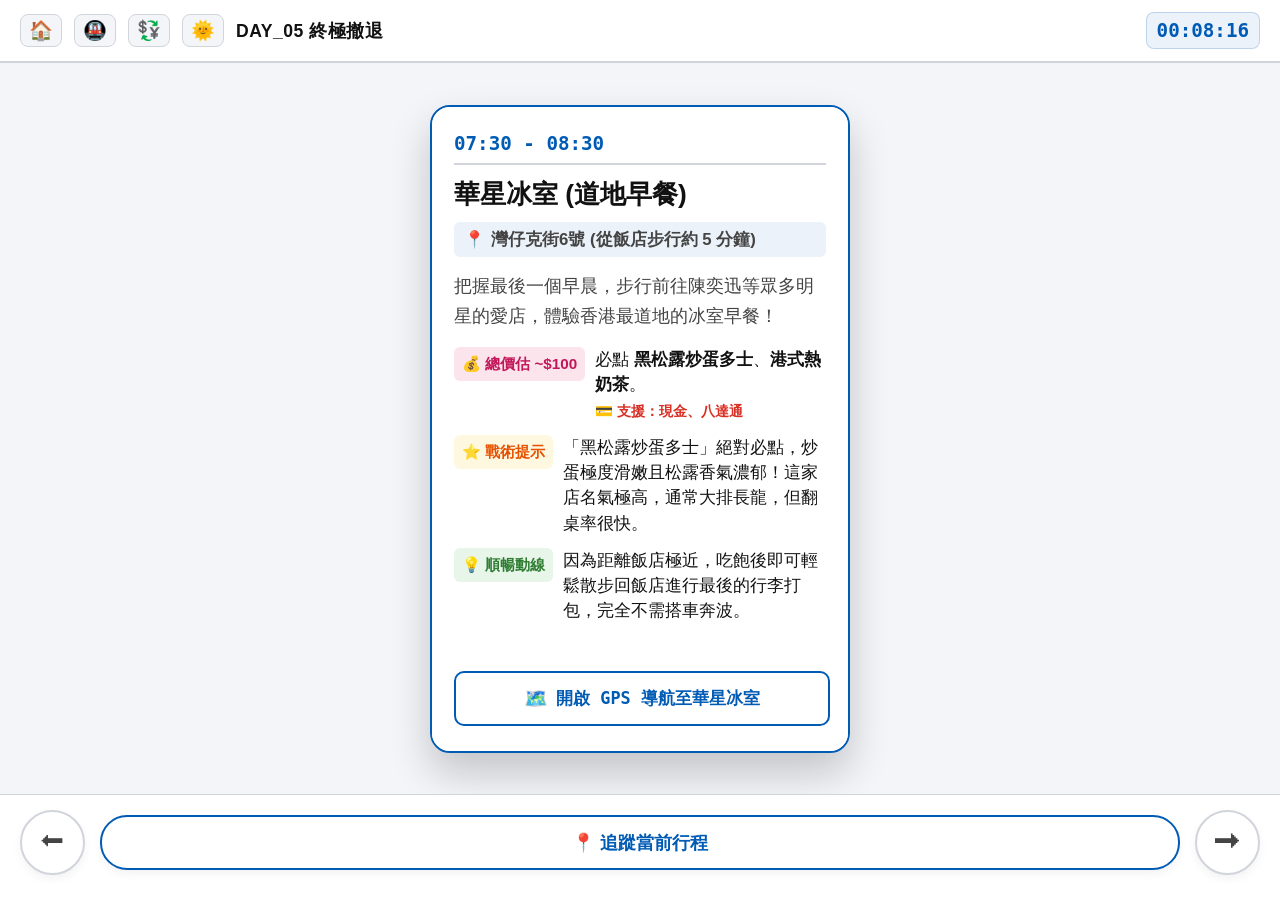
<file: hk_day05.html>
<!DOCTYPE html>
<html lang="zh-TW">
<head>
    <meta charset="UTF-8">
    <meta name="viewport" content="width=device-width, initial-scale=1.0">
    <title>HKG_DAY_05 | 終極撤退與歸途</title>
    <link rel="stylesheet" href="common.css">
</head>
<body>

    <div class="sys-header">
        <div class="header-left">
            <a href="index.html?hub=1" class="theme-toggle" style="text-decoration: none; display: flex; align-items: center; justify-content: center;" title="回主選單大廳">🏠</a>
            <button class="theme-toggle" id="btn-mtr" onclick="toggleMTR()" title="港鐵即時雷達">🚇</button>
            <button class="theme-toggle" id="btn-currency" onclick="toggleCurrency()" title="開啟匯率換算">💱</button>
            <button class="theme-toggle" id="theme-btn" onclick="toggleTheme()" title="切換深淺色">🌞</button>
            <h1>DAY_05 終極撤退</h1>
        </div>
        <span id="live-clock">00:00:00</span>

        <div id="currency-panel" class="currency-panel">
            <div style="font-size: 0.95rem; font-weight: 800; color: var(--tech-blue); border-bottom: 1px dashed var(--border-color); padding-bottom: 5px;">匯率換算 (HKD ➔ TWD)</div>
            <input type="number" id="hkd-input" placeholder="輸入 HKD 金額" oninput="calcCurrency()">
            <div style="display: flex; justify-content: space-between; align-items: baseline; margin-top: 5px;">
                <span style="font-size: 0.9rem; color: var(--text-sub);">約合台幣：</span>
                <span style="font-size: 1.3rem; font-weight: 900; color: #d93025; font-family: 'Consolas', monospace;"><span id="twd-output">0</span></span>
            </div>
        </div>

        <div id="mtr-panel" class="currency-panel" style="left: 55px; width: 280px;">
            <div style="font-size: 0.95rem; font-weight: 800; color: var(--tech-blue); border-bottom: 1px dashed var(--border-color); padding-bottom: 5px;">港鐵全路網即時看板</div>
            <div class="mtr-selectors" style="flex-direction: column; gap: 8px; margin-top: 10px;">
                <select id="mtr-line-select" onchange="updateMTRStations()" style="padding: 8px; border-radius: 6px; font-weight: bold;"></select>
                <select id="mtr-sta-select" style="padding: 8px; border-radius: 6px; font-weight: bold;"></select>
            </div>
            <button onclick="scanStationMTR()" style="background: var(--tech-blue); color: white; border: none; padding: 8px; border-radius: 6px; font-weight: bold; cursor: pointer; margin-top: 10px;">📡 掃描月台動態</button>
            <div id="mtr-result" style="display: none; flex-direction: column; gap: 10px; margin-top: 10px; padding-top: 10px; border-top: 1px dashed var(--border-color);">
                <div style="background: var(--bg-color); padding: 8px; border-radius: 6px; border-left: 4px solid var(--tech-blue);">
                    <div style="font-size: 0.85rem; color: var(--text-sub);">往 <span id="mtr-up-dest" style="font-weight:bold; color:var(--text-main);">--</span></div>
                    <div id="mtr-up-time" style="font-family: 'Consolas', monospace; font-size: 1.2rem; font-weight: 900; color: #d93025; margin-top: 2px;">--</div>
                </div>
                <div style="background: var(--bg-color); padding: 8px; border-radius: 6px; border-left: 4px solid #e65100;">
                    <div style="font-size: 0.85rem; color: var(--text-sub);">往 <span id="mtr-down-dest" style="font-weight:bold; color:var(--text-main);">--</span></div>
                    <div id="mtr-down-time" style="font-family: 'Consolas', monospace; font-size: 1.2rem; font-weight: 900; color: #d93025; margin-top: 2px;">--</div>
                </div>
            </div>
            <small id="mtr-status" style="color:var(--text-sub); text-align: center; font-size: 0.75rem; margin-top: 8px;">選擇路線與車站</small>
        </div>
    </div>

    <div class="card-stack" id="stack" onclick="closeCurrencyPanel()">
        
        <div class="card" data-start="00:00" data-end="08:30">
            <span class="time">07:30 - 08:30</span>
            <h3 class="title">華星冰室 (道地早餐)</h3>
            <div class="location-bar">灣仔克街6號 (從飯店步行約 5 分鐘)</div>
            <div class="desc">
                把握最後一個早晨，步行前往陳奕迅等眾多明星的愛店，體驗香港最道地的冰室早餐！
                <div class="info-group">
                    <div class="tag-row"><span class="tag t-money">💰 總價估 ~$100</span><p>
                        必點 <b>黑松露炒蛋多士</b>、<b>港式熱奶茶</b>。<br>
                        <span style="color:#d93025; font-size: 0.9rem; font-weight: bold; display:block; margin-top:4px;">💳 支援：現金、八達通</span>
                    </p></div>
                    <div class="tag-row"><span class="tag t-star">⭐ 戰術提示</span><p>「黑松露炒蛋多士」絕對必點，炒蛋極度滑嫩且松露香氣濃郁！這家店名氣極高，通常大排長龍，但翻桌率很快。</p></div>
                    <div class="tag-row"><span class="tag t-tip">💡 順暢動線</span><p>因為距離飯店極近，吃飽後即可輕鬆散步回飯店進行最後的行李打包，完全不需搭車奔波。</p></div>
                </div>
            </div>
            <a href="http://googleusercontent.com/maps.google.com/?q=灣仔華星冰室" target="_blank" class="nav-btn">開啟 GPS 導航至華星冰室</a>
        </div>

        <div class="card" data-start="08:30" data-end="09:30">
            <span class="time">08:30 - 09:30</span>
            <h3 class="title">飯店退房與整備</h3>
            <div class="location-bar">灣仔 ➔ 灣仔英皇駿景酒店</div>
            <div class="desc">
                吃飽後沿途散步感受早晨氛圍，回房做最後的行李收尾，並辦理 Check-out。
                <div class="checklist">
                    <div class="checklist-title">🎒 撤退前終極檢核：</div>
                    <label>
                        <input type="checkbox">
                        <div class="check-content">
                            <span class="check-title">證件確認</span>
                            <span class="check-desc">護照、台胞證/港簽、電子機票是否都在隨身包包內。</span>
                        </div>
                    </label>
                    <label>
                        <input type="checkbox">
                        <div class="check-content">
                            <span class="check-title">保險箱淨空</span>
                            <span class="check-desc">打開保險箱與各個抽屜，確認沒有遺漏任何貴重物品。</span>
                        </div>
                    </label>
                    <label>
                        <input type="checkbox">
                        <div class="check-content">
                            <span class="check-title">房卡歸還</span>
                            <span class="check-desc">將所有房卡交還至櫃檯，確認押金是否退還（若刷卡則確認取消授權）。</span>
                        </div>
                    </label>
                </div>
            </div>
        </div>

        <div class="card" data-start="09:30" data-end="10:30">
            <span class="time">09:30 - 10:30</span>
            <h3 class="title">終極交通接駁</h3>
            <div class="location-bar">灣仔 ➔ 香港站 ➔ 香港國際機場</div>
            <div class="desc">
                攜帶大型行李的精準撤退計畫！嚴格遵守以下時間軸：
                <div class="indoor-map" style="margin-top: 15px;">
                    <div class="indoor-map-title">TACTICAL ROUTE: 機場機動路線</div>
                    <div class="path-container">
                        <div class="path-node">
                            <div class="p-dot"></div>
                            <div class="p-label">09:30 - 09:40 | Uber 短程接駁
                                <span class="p-sub">🚗 飯店 ➔ 灣仔地鐵站。完美避開拖著行李在街上步行的痛苦。</span>
                            </div>
                        </div>
                        <div class="path-node">
                            <div class="p-dot"></div>
                            <div class="p-label">09:40 - 10:05 | 港鐵轉乘
                                <span class="p-sub">🚇 灣仔站 ➔ 中環站，出站後走室內連通道至「香港站」(步行約 10 min)。</span>
                            </div>
                        </div>
                        <div class="path-node active">
                            <div class="p-dot"></div>
                            <div class="p-label">10:05 - 10:30 | 機場快線 (AEL)
                                <span class="p-sub">🚄 香港站 ➔ 香港國際機場。享受 24 分鐘直達的舒適與快速。</span>
                            </div>
                        </div>
                    </div>
                </div>
                
                <div class="card-mtr-widget" data-from="ISL-WAC" data-to="ISL-CEN">
                    <div class="w-header">
                        <span class="w-title">🚇 戰術雷達：灣仔 ➔ 中環(香港站)</span>
                        <button class="w-btn" onclick="scanCardMTR(this)">掃描班次</button>
                    </div>
                    <div class="w-result">
                        <div class="w-row"><span>預估車程：</span><span class="w-val j-time">--</span></div>
                        <div class="w-row"><span>下一班車：</span><span class="w-val n-train" style="color:#d93025;">--</span></div>
                        <div class="w-row" style="border-top:1px solid rgba(0,0,0,0.1); padding-top:8px;">
                            <span style="color:var(--tech-blue); font-weight:bold;">🎯 預計抵達：</span>
                            <span class="w-val a-time" style="color:var(--tech-blue); font-size: 1.3rem;">--:--</span>
                        </div>
                    </div>
                </div>

                <div class="info-group">
                    <div class="tag-row"><span class="tag t-money">💰 交通花費</span><p>Uber(約$40) + 港鐵($10) + 機場快線已預付。雙人現場消耗估計 $50 HKD。</p></div>
                </div>
            </div>
        </div>

        <div class="card" data-start="10:30" data-end="11:45">
            <span class="time">10:30 - 11:45</span>
            <h3 class="title">優先報到與安檢</h3>
            <div class="location-bar">香港國際機場 (一號客運大樓)</div>
            <div class="desc">
                抵達機場，準備完成登機手續與出境。
                <div class="info-group">
                    <div class="tag-row"><span class="tag t-star">👑 優先優勢 (10:30)</span><p>前往香港快運 (HK Express) 報到櫃檯，尋找<b>「U-First 優先專櫃」</b>，快速完成行李託運與領取登機證，大幅省下排隊時間！</p></div>
                    <div class="tag-row"><span class="tag t-time">⏱️ 安檢過關 (11:00)</span><p>機場安檢與海關無法使用優先通道，請預留完整的 45 分鐘排隊緩衝。</p></div>
                    <div class="tag-row"><span class="tag t-tip">🛍️ 離港前最後採買</span><p>過海關進入管制區後，若還有沒買齊的伴手禮（如奇華餅家），可在免稅店進行最後補貨。也可以找間餐廳買點吃的帶上飛機（廉航無飛機餐）。</p></div>
                </div>
                <div class="plan-b">
                    <div class="plan-b-title">⚠️ 水分補給提醒</div>
                    過安檢前務必將所有液體/水壺清空。進入管制區後有飲水機可再裝滿。
                </div>
            </div>
        </div>

        <div class="card" data-start="11:45" data-end="23:59">
            <span class="time">11:45 - 12:45</span>
            <h3 class="title">登機與起飛</h3>
            <div class="location-bar">登機閘口 ➔ 台灣</div>
            <div class="desc">
                旅途的尾聲，帶著滿滿的戰利品與回憶準備返家。
                <div class="indoor-map" style="margin-top: 20px;">
                    <div class="indoor-map-title">TIME SCHEDULE: 登機序列</div>
                    <div class="path-container">
                        <div class="path-node">
                            <div class="p-dot"></div>
                            <div class="p-label">11:45 - 12:05 | 前往閘口
                                <span class="p-sub">🚶 廉航常使用遠端閘口 (需搭乘旅客捷運系統或接駁車)，務必於 12:05 前抵達。</span>
                            </div>
                        </div>
                        <div class="path-node">
                            <div class="p-dot"></div>
                            <div class="p-label">12:05 - 12:20 | 優先登機
                                <span class="p-sub">👑 優先服務優勢：在大隊伍排隊前優先進入機艙，輕鬆安放手提行李，不需跟別人搶頭頂置物櫃空間。</span>
                            </div>
                        </div>
                        <div class="path-node active">
                            <div class="p-dot"></div>
                            <div class="p-label">12:45 | 飛機起飛
                                <span class="p-sub">✈️ 香港快運準時出發，HKG 任務圓滿達成！</span>
                            </div>
                        </div>
                    </div>
                </div>
            </div>
        </div>

        <div class="card" data-start="12:45" data-end="23:59">
            <span class="time">12:45 以後</span>
            <h3 class="title">DAY 05 戰備結算</h3>
            <div class="location-bar">HKG 香港登陸戰 圓滿結束</div>
            <div class="desc">
                恭喜完成五天的香港行軍！以下為本日<b>雙人總結算</b>預估開銷統計：
                
                <div class="data-box">
                    <span>> 交通：Uber去地鐵($40)+港鐵雙趟($10) = $50</span>
                    <span>> 機快：已預付 $170 HKD</span>
                    <span>> 飲食：華星冰室($100)+機場隨意吃喝($200) = $300</span>
                    <span class="total">> 雙人實體現金/八達通消耗估算: $350 HKD</span>
                </div>

                <div class="checklist" style="margin-top: 20px;">
                    <div class="checklist-title">💰 支付方式盤點與建議：</div>
                    <label>
                        <input type="checkbox" checked disabled>
                        <div class="check-content">
                            <span class="check-title">最後的現金清空</span>
                            <span class="check-desc">若手上還有許多港幣零錢與小鈔，建議在機場的免稅店、便利商店或餐廳一次花光。</span>
                        </div>
                    </label>
                    <label>
                        <input type="checkbox" checked disabled>
                        <div class="check-content">
                            <span class="check-title">八達通退卡或保留</span>
                            <span class="check-desc">實體八達通可在機場的港鐵客務中心辦理退卡（會扣除手續費），或直接帶回台灣當作下次來香港的交通卡。</span>
                        </div>
                    </label>
                </div>
            </div>
        </div>

    </div>
    <div class="controls">
        <button class="btn" id="btn-prev" title="上一個行程">⬅</button>
        <button class="btn btn-center" id="btn-now">📍 追蹤當前行程</button>
        <button class="btn" id="btn-next" title="下一個行程">➡</button>
    </div>

    <script src="common.js" defer></script>
</body>
</html>
</file>
<file: common.css>
/* =========================================
   全局與深色模式變數
========================================= */
:root {
    --bg-color: #f4f5f9;
    --text-main: #111111; 
    --text-sub: #444444;
    --tech-blue: #005bb5; 
    --tech-blue-light: rgba(0, 91, 181, 0.08);
    --card-bg: #ffffff;
    --border-color: #d1d5db;
    --tag-time: #e3f2fd;
    --tag-money: #fce4ec;
    --tag-star: #fff8e1;
    --tag-tip: #e8f5e9;
    --plan-b-bg: #fff3e0;
    --plan-b-border: #ffb74d;
}

body.dark-mode {
    --bg-color: #121212; --text-main: #e0e0e0; --text-sub: #a0a0a0;
    --card-bg: #1e1e1e; --border-color: #333333;
    --tech-blue: #4da8da; --tech-blue-light: rgba(77, 168, 218, 0.15);
    --tag-time: #1a365d; --tag-money: #4a148c; --tag-star: #f57f17; --tag-tip: #1b5e20;
    --plan-b-bg: #3e2723; --plan-b-border: #ff9800;
}

body {
    background-color: var(--bg-color); color: var(--text-main);
    font-family: -apple-system, BlinkMacSystemFont, "Segoe UI", Roboto, sans-serif;
    margin: 0; padding: 0; height: 100vh; display: flex; flex-direction: column; overflow: hidden;
    transition: background-color 0.3s ease;
}

/* =========================================
   頂部導航與匯率面板 (共用)
========================================= */
.sys-header {
    padding: 12px 20px; background: var(--card-bg); border-bottom: 2px solid var(--border-color);
    display: flex; justify-content: space-between; align-items: center; z-index: 20; position: relative;
    transition: background 0.3s ease, border-color 0.3s ease;
}
.header-left { display: flex; align-items: center; gap: 12px; }
h1 { font-size: 1.1rem; font-weight: 800; margin: 0; color: var(--text-main); letter-spacing: 0.5px; }
.theme-toggle { background: var(--bg-color); border: 1px solid var(--border-color); border-radius: 8px; font-size: 1.2rem; cursor: pointer; padding: 4px 8px; transition: all 0.2s; }
.theme-toggle:active { transform: scale(0.9); }
#live-clock { font-family: 'Consolas', monospace; font-size: 1.2rem; font-weight: 900; color: var(--tech-blue); background: var(--tech-blue-light); padding: 6px 10px; border-radius: 8px; border: 1px solid rgba(0, 91, 181, 0.2); }

.currency-panel {
    position: absolute; top: 65px; left: 15px; background: var(--card-bg);
    border: 2px solid var(--tech-blue); border-radius: 12px; padding: 15px;
    box-shadow: 0 10px 30px rgba(0,0,0,0.2); z-index: 100;
    display: none; flex-direction: column; gap: 10px; width: 230px;
    transform-origin: top left; animation: scaleIn 0.2s ease-out forwards;
}
.currency-panel.show { display: flex; }
.currency-panel input { padding: 10px; border: 1px solid var(--border-color); border-radius: 6px; font-size: 1.1rem; width: 100%; box-sizing: border-box; background: var(--bg-color); color: var(--text-main); font-weight: bold; }
.currency-panel input:focus { outline: none; border-color: var(--tech-blue); }
@keyframes scaleIn { from { opacity: 0; transform: scale(0.9); } to { opacity: 1; transform: scale(1); } }

/* =========================================
   首頁大廳專用 (index.html)
========================================= */
.hub-container {
    flex-grow: 1; padding: 20px; overflow-y: auto; display: flex; flex-direction: column; gap: 15px; align-items: center; -webkit-overflow-scrolling: touch; padding-bottom: 40px;
}
.hub-container::-webkit-scrollbar { width: 4px; }
.hub-container::-webkit-scrollbar-thumb { background: var(--border-color); border-radius: 4px; }
.hub-title { font-size: 1.2rem; font-weight: 800; color: var(--text-sub); margin: 10px 0; text-align: center; letter-spacing: 2px; }
.hub-title::before, .hub-title::after { content: ' /// '; color: var(--tech-blue); opacity: 0.5; }
.day-card {
    width: 100%; max-width: 400px; background: var(--card-bg); border: 2px solid var(--border-color);
    border-radius: 16px; padding: 20px; text-decoration: none; color: var(--text-main);
    display: flex; align-items: center; justify-content: space-between; transition: all 0.2s;
    box-shadow: 0 8px 20px rgba(0,0,0,0.05);
}
.day-card:active { transform: scale(0.97); border-color: var(--tech-blue); background: var(--tech-blue-light); }
.day-info { display: flex; flex-direction: column; gap: 5px; width: 100%; }
.day-date { font-family: 'Consolas', monospace; font-size: 0.95rem; color: var(--tech-blue); font-weight: bold; }
.day-title { font-size: 1.3rem; font-weight: 900; margin: 0; }
.day-sub { font-size: 0.9rem; color: var(--text-sub); margin: 0; line-height: 1.4; }
.day-arrow { font-size: 1.5rem; color: var(--border-color); font-weight: bold; transition: color 0.2s; flex-shrink: 0; margin-left: 10px; }
.day-card:active .day-arrow { color: var(--tech-blue); }
.day-budget { display: flex; gap: 6px; margin-top: 8px; flex-wrap: wrap; align-items: center; }
.b-tag { font-family: 'Consolas', monospace; font-size: 0.8rem; background: var(--bg-color); color: var(--tech-blue); padding: 3px 6px; border-radius: 4px; border: 1px solid var(--border-color); font-weight: bold; }
body.dark-mode .b-tag { background: #222; border-color: #444; color: #81d4fa; }
.b-total { font-family: 'Consolas', monospace; font-size: 0.85rem; background: #ffebee; color: #d93025; padding: 3px 8px; border-radius: 4px; border: 1px dashed #d93025; font-weight: 900; margin-left: auto; }
body.dark-mode .b-total { background: #4a1c1c; color: #ff8a80; border-color: #ff8a80; }
.budget-card {
    width: 100%; max-width: 400px; background: var(--tech-blue-light); border: 2px dashed var(--tech-blue);
    border-radius: 16px; padding: 20px; color: var(--text-main); box-sizing: border-box;
    display: flex; flex-direction: column; gap: 10px; box-shadow: 0 8px 20px rgba(0,0,0,0.05); margin-top: 10px;
}
.budget-title { font-size: 1.1rem; font-weight: 800; color: var(--tech-blue); border-bottom: 1px solid rgba(0, 91, 181, 0.2); padding-bottom: 8px; margin: 0 0 5px 0; display: flex; align-items: center; gap: 8px; }
.budget-row { display: flex; justify-content: space-between; font-size: 0.95rem; color: var(--text-sub); border-bottom: 1px dotted var(--border-color); padding-bottom: 5px; margin-bottom: 5px; font-family: 'Consolas', monospace; }
.budget-total { display: flex; justify-content: space-between; font-size: 1.25rem; font-weight: 900; color: #d93025; margin-top: 5px; padding-top: 10px; border-top: 2px solid var(--border-color); font-family: 'Consolas', monospace; }
.budget-note { font-size: 0.8rem; color: var(--text-sub); text-align: left; margin-top: 5px; opacity: 0.8; line-height: 1.4; }

/* =========================================
   行軍卡片專用 (Day 01 ~ 05)
========================================= */
.card-stack { flex-grow: 1; position: relative; display: flex; justify-content: center; align-items: center; perspective: 1000px; overflow: hidden; width: 100%; z-index: 1; }
.card {
    position: absolute; width: 88%; max-width: 420px; height: 72vh; background: var(--card-bg);
    border: 2px solid var(--border-color); border-radius: 20px; padding: 25px 22px;
    box-shadow: 0 15px 35px rgba(0,0,0,0.1); display: flex; flex-direction: column; box-sizing: border-box;
    transition: transform 0.4s cubic-bezier(0.25, 0.8, 0.25, 1), opacity 0.4s ease, background 0.3s ease;
    opacity: 0; pointer-events: none; transform: translateX(100%) scale(0.9) rotate(4deg); overflow-y: auto; -webkit-overflow-scrolling: touch;
}
.card::-webkit-scrollbar { width: 4px; }
.card::-webkit-scrollbar-thumb { background: var(--border-color); border-radius: 4px; }
.card.active { opacity: 1; transform: translateX(0) scale(1) rotate(0deg); pointer-events: auto; border-color: var(--tech-blue); box-shadow: 0 20px 40px rgba(0, 0, 0, 0.2); z-index: 5; }
.card.prev { transform: translateX(-100%) scale(0.9) rotate(-4deg); opacity: 0; z-index: 4; }

.time { display: inline-block; font-family: 'Consolas', monospace; font-size: 1.2rem; font-weight: 800; color: var(--tech-blue); border-bottom: 2px solid var(--border-color); padding-bottom: 8px; margin-bottom: 12px; }
.title { font-size: 1.65rem; font-weight: 800; margin: 0 0 10px 0; line-height: 1.35; color: var(--text-main); }
.location-bar { display: flex; align-items: center; font-size: 1.05rem; font-weight: 700; color: var(--text-sub); margin-bottom: 15px; background: var(--tech-blue-light); padding: 6px 10px; border-radius: 6px; }
.location-bar::before { content: '📍'; margin-right: 6px; }
.desc { font-size: 1.1rem; color: var(--text-sub); margin: 0; line-height: 1.7; flex-grow: 1; }

.indoor-map { margin: 15px 0; background: var(--bg-color); border: 1px dashed var(--tech-blue); border-radius: 8px; padding: 15px; position: relative; transition: background 0.3s ease; }
.indoor-map-title { font-family: 'Consolas', monospace; font-size: 0.95rem; color: var(--tech-blue); font-weight: bold; border-bottom: 1px solid rgba(0, 91, 181, 0.2); padding-bottom: 8px; margin-bottom: 15px; display: flex; align-items: center; gap: 8px; }
.indoor-map-title::before { content: ''; display: inline-block; width: 8px; height: 8px; background: var(--tech-blue); animation: pulse 1.5s infinite; }
.path-container { display: flex; flex-direction: column; position: relative; padding-left: 10px; }
.path-node { display: flex; align-items: flex-start; gap: 15px; position: relative; padding-bottom: 20px; }
.path-node:not(:last-child)::before { content: ''; position: absolute; left: 7px; top: 20px; bottom: 0; width: 2px; background: var(--border-color); }
.p-dot { width: 16px; height: 16px; background: var(--card-bg); border: 3px solid var(--border-color); border-radius: 50%; z-index: 2; margin-top: 4px; }
.path-node.active .p-dot { border-color: var(--tech-blue); background: var(--tech-blue); box-shadow: 0 0 12px rgba(0, 91, 181, 0.4); transform: scale(1.2); }
.p-label { font-size: 1.05rem; font-weight: 600; color: var(--text-sub); line-height: 1.4; }
.path-node.active .p-label { color: var(--text-main); font-weight: 800; }
.p-sub { display: block; font-size: 0.95rem; font-weight: normal; color: var(--tech-blue); margin-top: 4px; }

.live-data-row { display: flex; justify-content: space-between; align-items: center; margin-bottom: 12px; }
.live-data-label { font-weight: bold; color: var(--text-sub); font-size: 1.05rem; }
.live-data-value { font-size: 1.3rem; font-family: 'Consolas', monospace; font-weight: 900; }

.checklist { margin: 15px 0; padding: 12px 15px; background: var(--tech-blue-light); border: 1px solid var(--border-color); border-radius: 8px; }
.checklist-title { font-weight: 800; color: var(--text-main); margin-bottom: 8px; font-size: 1.05rem; }
.checklist label { display: flex; align-items: flex-start; margin-bottom: 8px; font-size: 1.05rem; color: var(--text-sub); line-height: 1.4;}
.checklist input[type="checkbox"] { margin-right: 10px; width: 18px; height: 18px; margin-top: 3px; flex-shrink: 0;}
.plan-b { margin-top: 15px; padding: 12px 15px; background: var(--plan-b-bg); border-left: 5px solid var(--plan-b-border); border-radius: 4px; font-size: 1.05rem; }
.plan-b-title { font-weight: 800; color: #e65100; margin-bottom: 5px; font-size: 1.05rem; display: flex; align-items: center; gap: 6px; }

.info-group { margin-top: 15px; display: flex; flex-direction: column; gap: 12px; }
.tag-row { display: flex; align-items: flex-start; gap: 10px; }
.tag { flex-shrink: 0; font-size: 0.95rem; font-weight: 800; padding: 4px 8px; border-radius: 6px; white-space: nowrap; }
.tag-row p { margin: 0; font-size: 1.05rem; line-height: 1.5; color: var(--text-main); }
.tag.t-time { background: var(--tag-time); color: #0277bd; }
.tag.t-money { background: var(--tag-money); color: #c2185b; }
.tag.t-star { background: var(--tag-star); color: #e65100; }
.tag.t-tip { background: var(--tag-tip); color: #2e7d32; }
body.dark-mode .tag.t-time { color: #81d4fa; }
body.dark-mode .tag.t-money { color: #f48fb1; }
body.dark-mode .tag.t-star { color: #ffcc80; }
body.dark-mode .tag.t-tip { color: #a5d6a7; }

.data-box { margin-top: 20px; background: var(--bg-color); border: 1px solid var(--border-color); border-left: 5px solid var(--tech-blue); padding: 15px; font-family: 'Consolas', monospace; font-size: 1.05rem; display: flex; flex-direction: column; gap: 8px; border-radius: 6px; }
body.dark-mode .data-box { background: #222; border-color: #444; }
.data-box .total { margin-top: 8px; padding-top: 8px; border-top: 1px dashed var(--border-color); font-weight: 800; font-size: 1.15rem; color: #d93025; }

.nav-btn {
    display: flex; align-items: center; justify-content: center; width: 100%; padding: 14px 0;
    background: var(--card-bg); border: 2px solid var(--tech-blue); color: var(--tech-blue); border-radius: 10px;
    font-family: 'Consolas', monospace; font-size: 1.05rem; font-weight: 800; text-decoration: none;
    margin-top: 20px; transition: all 0.2s; gap: 8px; flex-shrink: 0;
}
.nav-btn:active { background: var(--tech-blue); color: #fff; transform: scale(0.98); }
.nav-btn::before { content: '🗺️'; font-size: 1.2rem; }

.controls { padding: 15px 20px 25px 20px; display: flex; justify-content: space-between; align-items: center; background: var(--card-bg); border-top: 1px solid var(--border-color); z-index: 10; transition: background 0.3s ease; }
.btn { width: 65px; height: 65px; border-radius: 50%; background: var(--card-bg); border: 2px solid var(--border-color); box-shadow: 0 4px 10px rgba(0,0,0,0.05); display: flex; justify-content: center; align-items: center; font-size: 1.6rem; color: var(--text-sub); cursor: pointer; transition: all 0.2s; -webkit-tap-highlight-color: transparent; }
.btn:active { transform: scale(0.9); }
.btn-center { flex-grow: 1; margin: 0 15px; height: 55px; border-radius: 27px; font-size: 1.15rem; border-color: var(--tech-blue); color: var(--tech-blue); font-weight: 800; }
.btn-center:active { background: var(--tech-blue); color: #fff; }

@keyframes pulse { 0%, 100% { opacity: 0.3; } 50% { opacity: 1; } }

/* 港鐵下拉選單在深色模式的調整 */
body.dark-mode #mtr-route-select option {
    background-color: var(--card-bg);
    color: var(--text-main);
}
/* 面板切換防呆 */
#mtr-panel { left: 55px; } /* 讓地鐵面板稍微往右靠，避免跟匯率疊在一起 */

/* =========================================
   全域雷達與卡片內嵌雷達 (MTR Widget)
========================================= */
/* 全域雷達雙選單排版 */
.mtr-selectors { display: flex; gap: 8px; margin-top: 5px; }
.mtr-selectors select { flex: 1; padding: 6px; border: 1px solid var(--border-color); border-radius: 6px; background: var(--bg-color); color: var(--text-main); font-weight: bold; font-size: 0.95rem; }

/* 卡片內的雷達面板 */
.card-mtr-widget {
    margin: 15px 0; background: var(--bg-color); border: 2px solid var(--tech-blue);
    border-radius: 10px; overflow: hidden; box-shadow: 0 4px 10px rgba(0,91,181,0.1);
}
.card-mtr-widget .w-header {
    background: var(--tech-blue-light); padding: 10px 15px; display: flex; justify-content: space-between; align-items: center; border-bottom: 1px solid rgba(0,91,181,0.2);
}
.card-mtr-widget .w-title { font-weight: 800; color: var(--tech-blue); font-size: 1rem; display: flex; align-items: center; gap: 6px;}
.card-mtr-widget .w-btn {
    background: var(--tech-blue); color: #fff; border: none; padding: 6px 12px; border-radius: 6px; font-weight: bold; font-size: 0.9rem; cursor: pointer; transition: transform 0.1s;
}
.card-mtr-widget .w-btn:active { transform: scale(0.95); }
.card-mtr-widget .w-result { padding: 12px 15px; display: none; flex-direction: column; gap: 8px; }
.card-mtr-widget .w-row { display: flex; justify-content: space-between; align-items: center; font-size: 0.95rem; color: var(--text-sub); }
.card-mtr-widget .w-val { font-family: 'Consolas', monospace; font-size: 1.1rem; font-weight: bold; color: var(--text-main); }
body.dark-mode .card-mtr-widget select { background-color: var(--card-bg); color: var(--text-main); }
</file>
